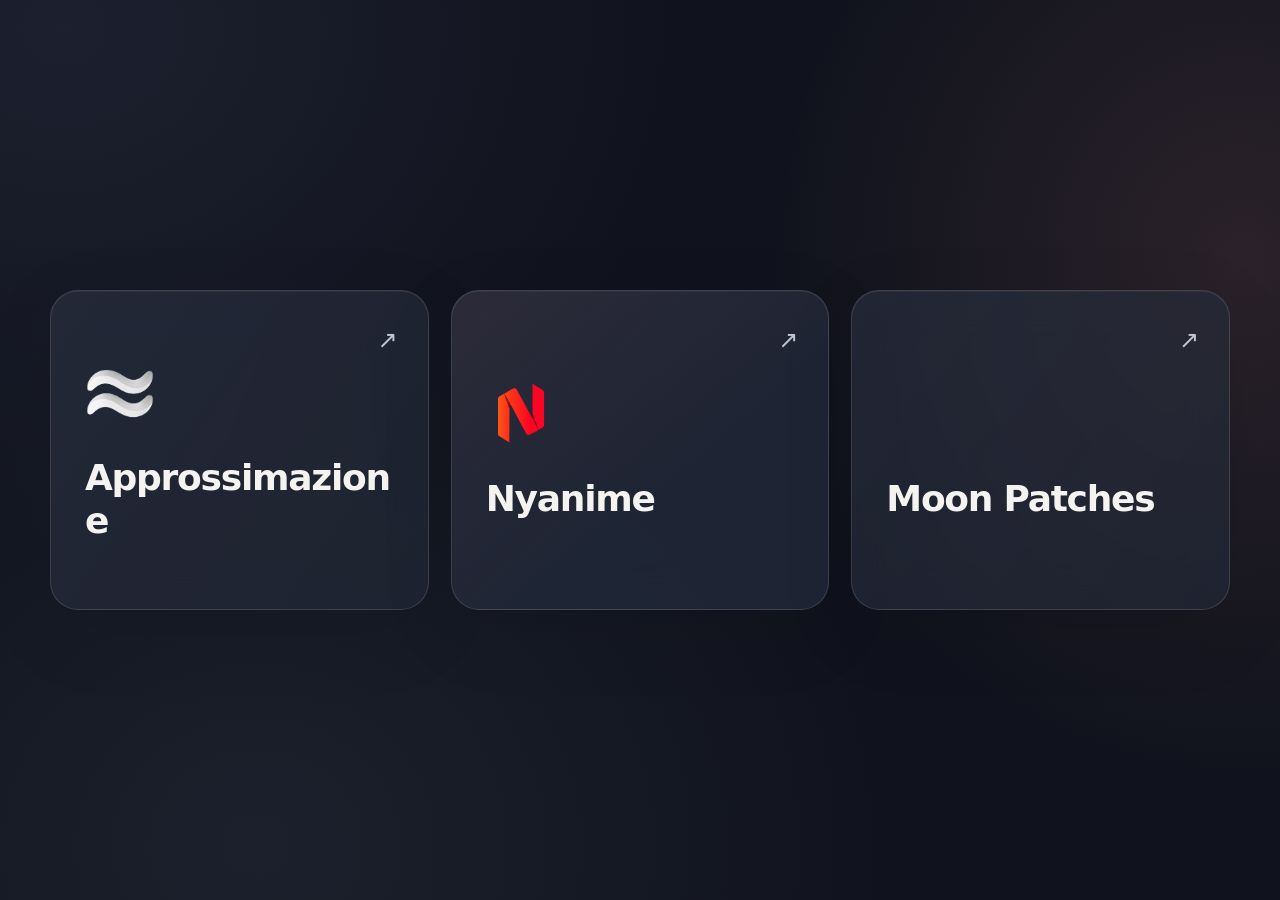
<file: index.html>
<!doctype html>
<html lang="en">
<head>
<meta charset="utf-8"><meta name="viewport" content="width=device-width, initial-scale=1">
<meta name="description" content="Explore Approssimazione, Nyanime and Moon Patches, independent projects by Lorenzo Garrone.">
<meta name="theme-color" content="#10131d"><meta name="color-scheme" content="dark">
<meta name="referrer" content="strict-origin-when-cross-origin">
<meta http-equiv="Content-Security-Policy" content="default-src 'none'; style-src 'self'; img-src 'self'; base-uri 'none'; form-action 'none'">
<link rel="icon" href="/assets/monogram.svg" type="image/svg+xml">
<link rel="stylesheet" href="/assets/legal.css?v=projects-5"><title>Lorenzo Garrone · Projects</title>
<link rel="stylesheet" href="/assets/projects-motion.css?v=3">
</head>
<body class="project-index">
<main id="projects" class="project-landing" aria-label="Projects">
<div class="project-grid">
<a class="project-card glass approximation" href="/approssimazione/" aria-label="Open Approssimazione">
<span class="project-symbol approximation-symbol" aria-hidden="true"><img src="/assets/approssimazione-logo.png" width="70" height="70" alt=""></span><h1>Approssimazione</h1>
<span class="project-arrow" aria-hidden="true">↗</span>
</a>
<a class="project-card glass nyanime" href="https://owouwuiwi.github.io/" aria-label="Open Nyanime">
<img class="project-symbol" src="/assets/mark.svg" width="70" height="70" alt=""><h1>Nyanime</h1>
<span class="project-arrow" aria-hidden="true">↗</span>
</a>
<a class="project-card glass moon-patches" href="/moon-patches/" aria-label="Open Moon Patches">
<img class="project-symbol moon-symbol" src="/assets/moon-patches-logo.png" width="70" height="70" alt="" decoding="async" loading="lazy"><h1 id="moon-patches-title">Moon Patches</h1>
<span class="project-arrow" aria-hidden="true">↗</span>
</a>
</div>
</main></body></html>
</file>
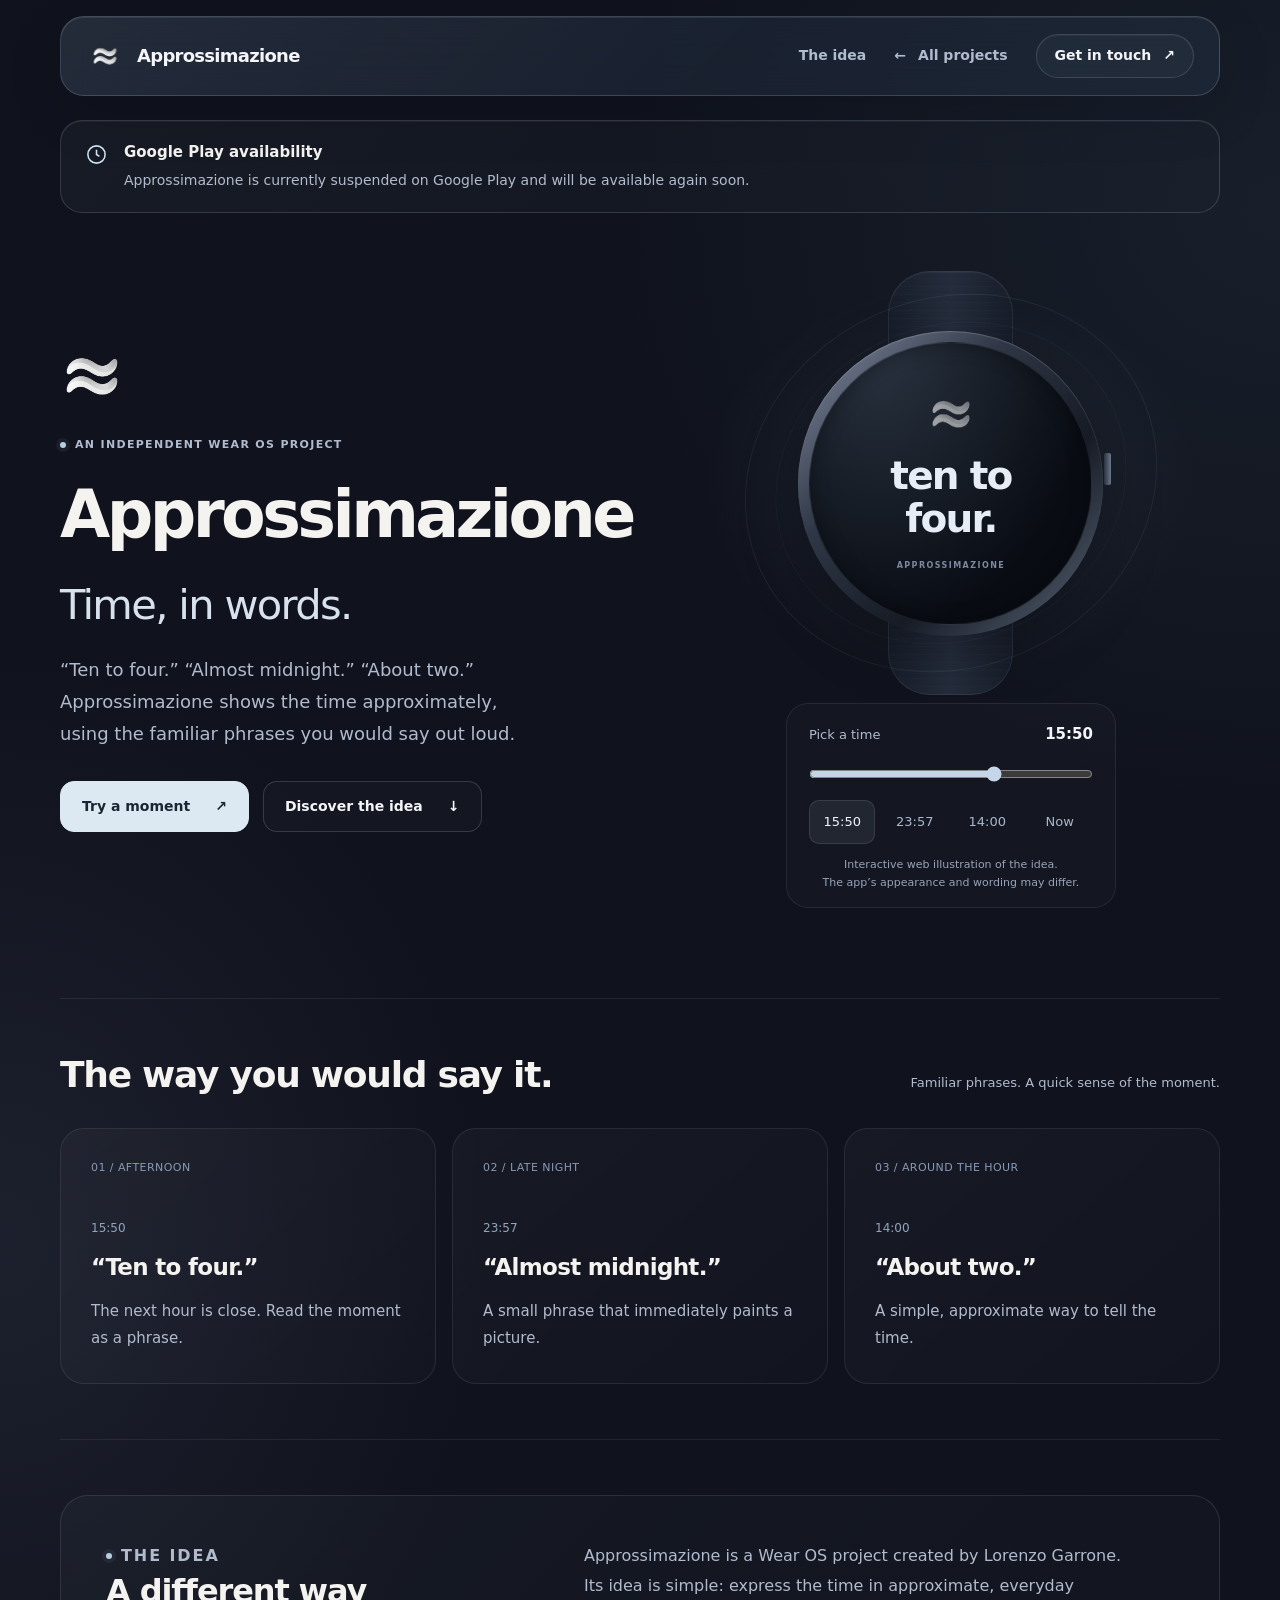
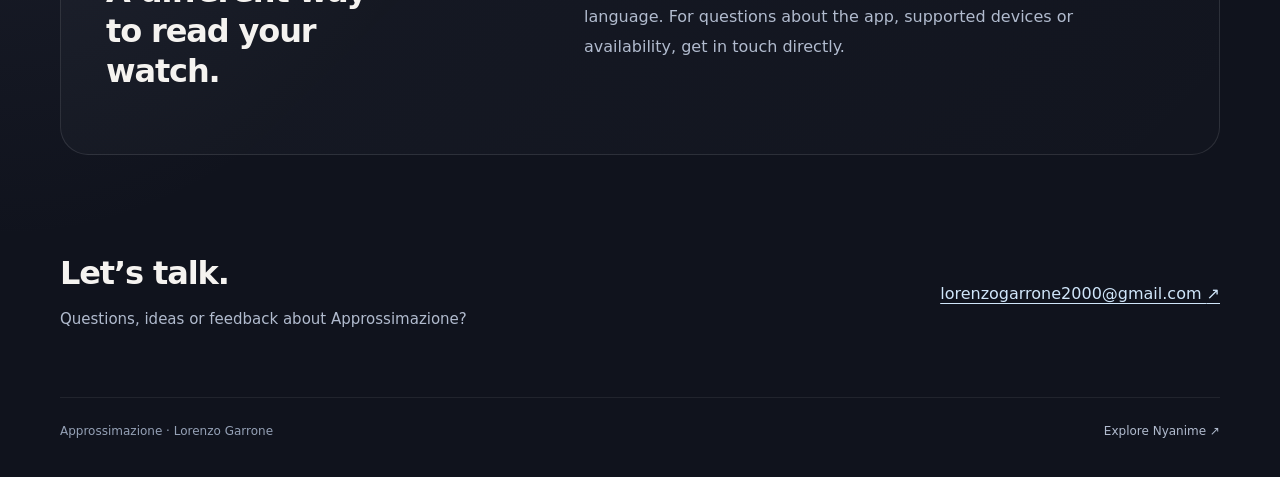
<file: approssimazione/index.html>
<!doctype html>
<html lang="en">
<head>
<meta charset="utf-8">
<meta name="viewport" content="width=device-width, initial-scale=1">
<meta name="description" content="Approssimazione tells the time in familiar, approximate words. An independent Wear OS project by Lorenzo Garrone.">
<meta name="theme-color" content="#10131d">
<meta name="color-scheme" content="dark">
<meta name="referrer" content="strict-origin-when-cross-origin">
<meta http-equiv="Content-Security-Policy" content="default-src 'none'; script-src 'self'; style-src 'self'; img-src 'self'; base-uri 'none'; form-action 'none'">
<meta property="og:type" content="website">
<meta property="og:title" content="Approssimazione · Time, in words.">
<meta property="og:description" content="Ten to four. Almost midnight. About two. A more natural way to read the time.">
<meta property="og:url" content="https://noire342.github.io/approssimazione/">
<link rel="canonical" href="https://noire342.github.io/approssimazione/">
<link rel="icon" href="/assets/approssimazione-logo.png" type="image/png">
<link rel="stylesheet" href="/assets/legal.css?v=projects-4">
<link rel="stylesheet" href="/assets/approssimazione.css?v=3">
<script src="/assets/approssimazione.js?v=1" defer></script>
<title>Approssimazione · Time, in words.</title>
</head>
<body class="approximation-page">
<a class="skip-link" href="#main">Skip to content</a>
<div class="app-shell">
  <header class="app-nav">
    <a class="app-nav-brand" href="/approssimazione/" aria-label="Approssimazione, Home"><img src="/assets/approssimazione-logo.png" width="38" height="38" alt=""><span>Approssimazione</span></a>
    <nav aria-label="Main navigation">
      <a class="app-nav-idea" href="#about">The idea</a>
      <a class="back-link" href="/" aria-label="Back to all projects" title="All projects"><span aria-hidden="true">←</span><span class="app-nav-label">All projects</span></a>
      <a class="app-nav-contact" href="mailto:lorenzogarrone2000@gmail.com?subject=Approssimazione" aria-label="Get in touch" title="Get in touch"><span class="app-nav-label">Get in touch</span><span class="app-nav-arrow" aria-hidden="true">↗</span><svg class="app-nav-mail" viewBox="0 0 24 24" fill="none" stroke="currentColor" stroke-width="1.6" aria-hidden="true"><rect x="3" y="5" width="18" height="14" rx="3"/><path d="m4 7 8 6 8-6"/></svg></a>
    </nav>
  </header>
  <main id="main">
    <aside class="app-availability" aria-labelledby="availability-title">
      <svg viewBox="0 0 24 24" fill="none" stroke="currentColor" stroke-width="1.6" aria-hidden="true"><circle cx="12" cy="12" r="9"/><path d="M12 7v5l3 2"/></svg>
      <div><h2 id="availability-title">Google Play availability</h2><p>Approssimazione is currently suspended on Google Play and will be available again soon.</p></div>
    </aside>
    <section class="app-hero" aria-labelledby="project-title">
      <div class="app-hero-copy t-stagger">
        <img class="app-brand" src="/assets/approssimazione-logo.png" width="80" height="80" alt="">
        <p class="app-kicker">An independent Wear OS project</p>
        <h1 id="project-title" data-reveal>Approssimazione</h1>
        <p class="app-headline" data-reveal>Time, in words.</p>
        <p class="app-description">“Ten to four.” “Almost midnight.” “About two.” Approssimazione shows the time approximately, using the familiar phrases you would say out loud.</p>
        <div class="app-actions">
          <a class="button app-primary" href="#try-it">Try a moment <span aria-hidden="true">↗</span></a>
          <a class="button" href="#about">Discover the idea <span aria-hidden="true">↓</span></a>
        </div>
      </div>
      <div class="app-preview" id="try-it" aria-label="Interactive example of approximate time">
        <div class="app-watch-art">
          <div class="app-orbit" aria-hidden="true"></div>
          <div class="watch-strap" aria-hidden="true"></div>
          <div class="watch-face">
            <div class="watch-display">
              <img src="/assets/approssimazione-logo.png" width="42" height="42" alt="">
              <p id="approximate-time" class="watch-phrase" aria-live="polite" aria-atomic="true">ten to four.</p>
              <span class="watch-caption">APPROSSIMAZIONE</span>
            </div>
          </div>
        </div>
        <div class="app-demo-controls">
          <div class="demo-heading"><label for="demo-time">Pick a time</label><output id="demo-exact" for="demo-time">15:50</output></div>
          <input id="demo-time" type="range" min="0" max="1439" step="1" value="950" aria-valuetext="15:50 — ten to four">
          <div class="demo-presets" aria-label="Example moments">
            <button type="button" data-minute="950" aria-pressed="true">15:50</button>
            <button type="button" data-minute="1437" aria-pressed="false">23:57</button>
            <button type="button" data-minute="840" aria-pressed="false">14:00</button>
            <button id="demo-now" type="button">Now</button>
          </div>
          <p class="demo-note">Interactive web illustration of the idea.<br>The app’s appearance and wording may differ.</p>
        </div>
      </div>
    </section>
    <section class="app-section" id="about" aria-labelledby="about-title">
      <div class="app-section-heading">
        <h2 id="about-title">The way you would say it.</h2>
        <p>Familiar phrases. A quick sense of the moment.</p>
      </div>
      <div class="app-feature-grid">
        <article class="app-feature"><span class="app-feature-index">01 / AFTERNOON</span><p class="example-time">15:50</p><h3>“Ten to four.”</h3><p>The next hour is close. Read the moment as a phrase.</p></article>
        <article class="app-feature"><span class="app-feature-index">02 / LATE NIGHT</span><p class="example-time">23:57</p><h3>“Almost midnight.”</h3><p>A small phrase that immediately paints a picture.</p></article>
        <article class="app-feature"><span class="app-feature-index">03 / AROUND THE HOUR</span><p class="example-time">14:00</p><h3>“About two.”</h3><p>A simple, approximate way to tell the time.</p></article>
      </div>
    </section>
    <section class="app-section" aria-labelledby="project-about-title">
      <div class="app-detail-panel">
        <div><p class="app-kicker">The idea</p><h2 id="project-about-title">A different way<br>to read your watch.</h2></div>
        <p>Approssimazione is a Wear OS project created by Lorenzo Garrone. Its idea is simple: express the time in approximate, everyday language. For questions about the app, supported devices or availability, get in touch directly.</p>
      </div>
    </section>
    <section class="app-contact" aria-labelledby="contact-title">
      <div><h2 id="contact-title">Let’s talk.</h2><p>Questions, ideas or feedback about Approssimazione?</p></div>
      <a href="mailto:lorenzogarrone2000@gmail.com?subject=Approssimazione">lorenzogarrone2000@gmail.com <span aria-hidden="true">↗</span></a>
    </section>
  </main>
  <footer class="app-footer"><span>Approssimazione · Lorenzo Garrone</span><a href="/nyanime/">Explore Nyanime <span aria-hidden="true">↗</span></a></footer>
</div>
</body>
</html>
</file>
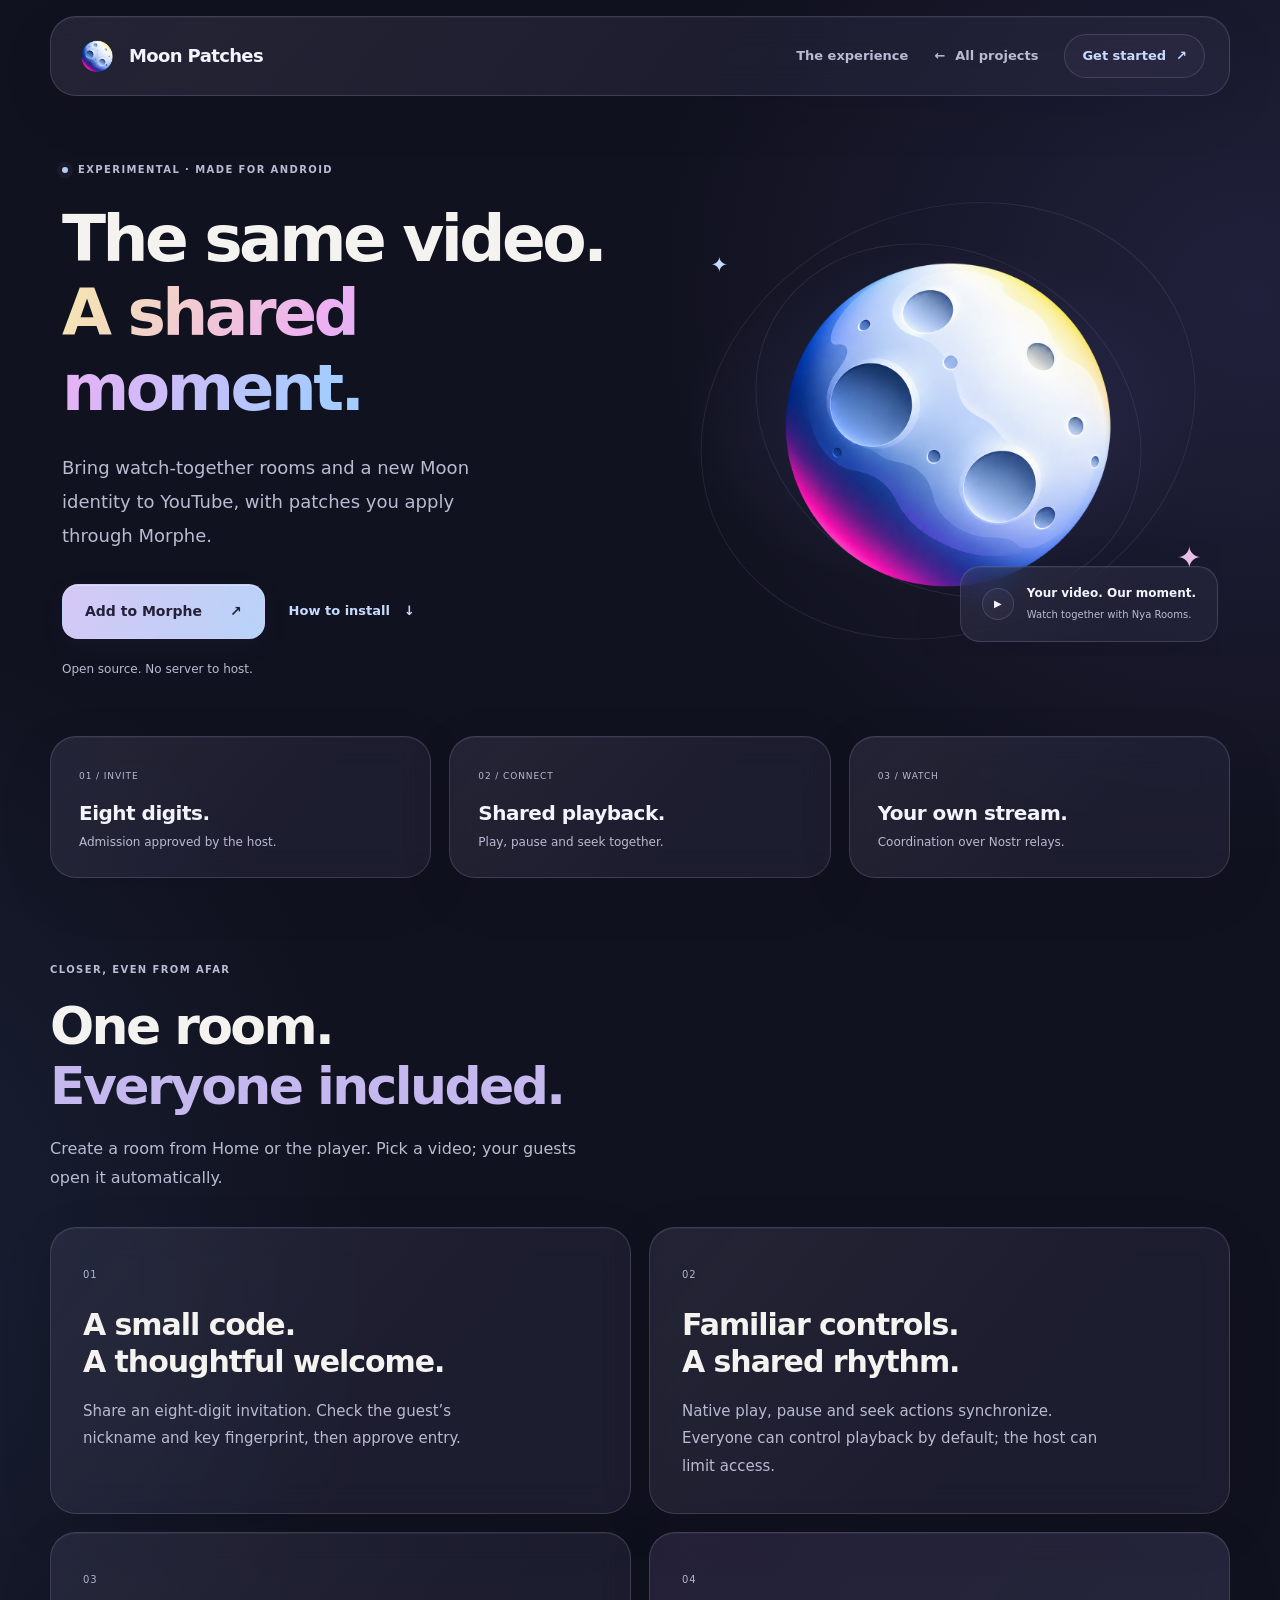
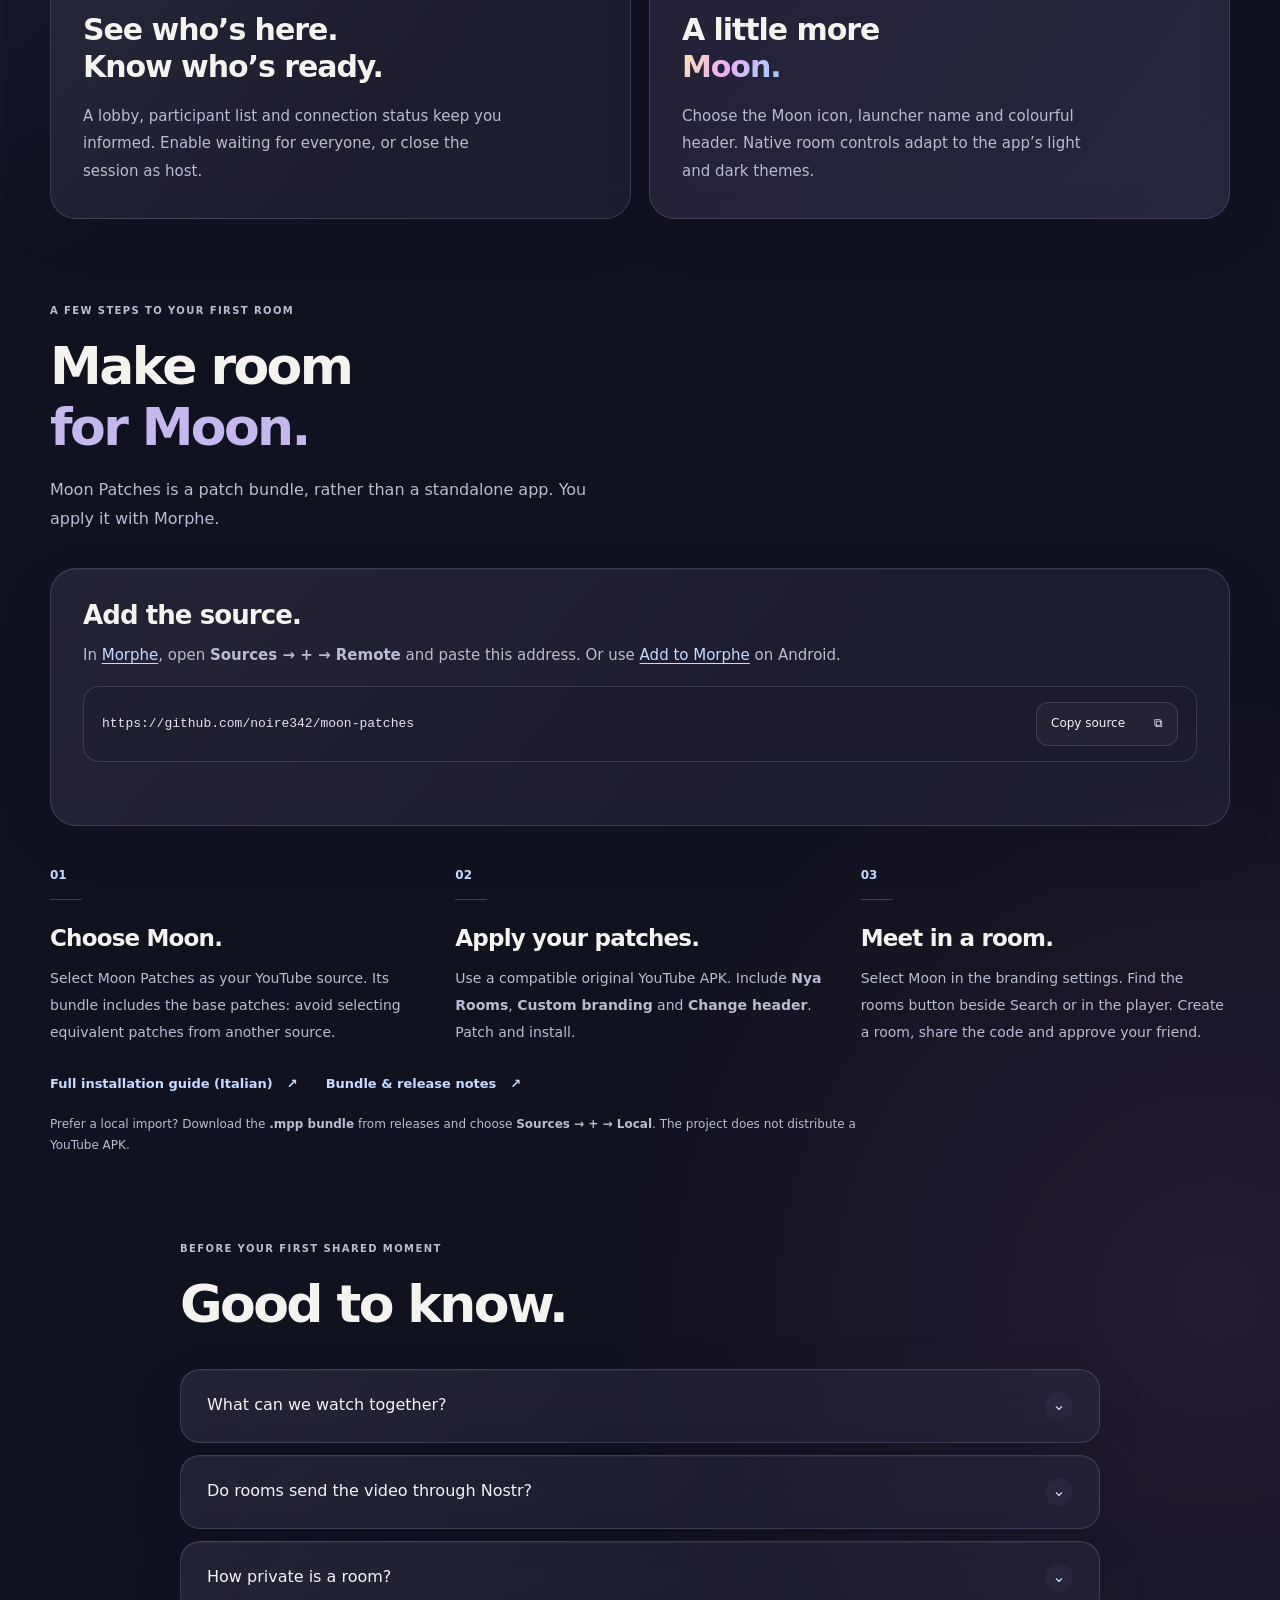
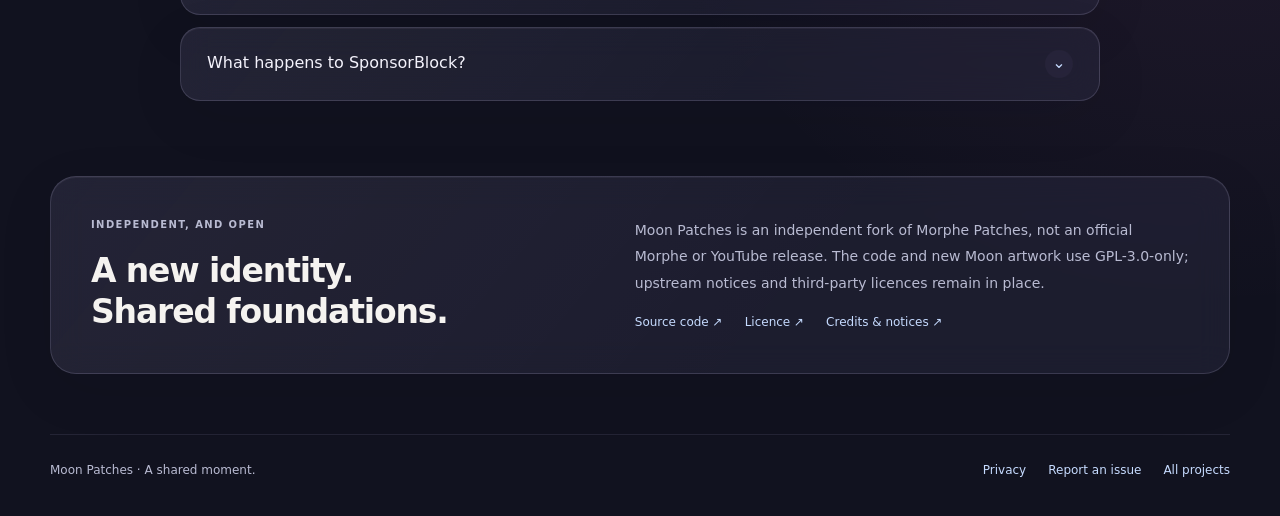
<file: moon-patches/index.html>
<!doctype html>
<html lang="en">
<head>
  <meta charset="utf-8">
  <meta name="viewport" content="width=device-width, initial-scale=1">
  <meta name="description" content="Moon Patches brings experimental watch-together rooms and a new Moon identity to YouTube through Morphe. Discover the features and installation guide.">
  <meta name="theme-color" content="#11121f">
  <meta name="color-scheme" content="dark">
  <meta name="referrer" content="strict-origin-when-cross-origin">
  <meta http-equiv="Content-Security-Policy" content="default-src 'none'; script-src 'self'; style-src 'self'; img-src 'self'; base-uri 'none'; form-action 'none'">
  <meta property="og:type" content="website">
  <meta property="og:title" content="Moon Patches · A shared moment.">
  <meta property="og:description" content="The same video. A shared moment. Watch together with Nostr rooms and make YouTube feel like Moon.">
  <meta property="og:url" content="https://noire342.github.io/moon-patches/">
  <meta property="og:image" content="https://noire342.github.io/assets/moon-patches-logo.png">
  <link rel="canonical" href="https://noire342.github.io/moon-patches/">
  <link rel="icon" href="/assets/moon-patches-logo.png" type="image/png">
  <link rel="stylesheet" href="/assets/legal.css?v=projects-5">
  <link rel="stylesheet" href="/assets/moon-patches.css?v=1">
  <script src="/assets/moon-patches.js?v=1" defer></script>
  <title>Moon Patches · A shared moment.</title>
</head>
<body class="moon-page">
  <a class="skip-link" href="#main">Skip to content</a>
  <div class="moon-shell">
    <header class="moon-nav moon-glass">
      <a class="moon-brand" href="/moon-patches/" aria-label="Moon Patches, Home"><img src="/assets/moon-patches-logo.png" width="44" height="44" alt=""><span>Moon Patches</span></a>
      <nav aria-label="Main navigation">
        <a class="moon-nav-features" href="#rooms">The experience</a>
        <a class="moon-back" href="/" aria-label="Back to all projects"><span aria-hidden="true">←</span><span class="moon-nav-label">All projects</span></a>
        <a class="moon-nav-install" href="#install">Get started <span aria-hidden="true">↗</span></a>
      </nav>
    </header>
    <main id="main">
      <section class="moon-hero" aria-labelledby="moon-title">
        <div class="moon-hero-copy">
          <p class="moon-kicker" data-reveal><span class="moon-dot" aria-hidden="true"></span> Experimental · Made for Android</p>
          <h1 id="moon-title" data-reveal>The same video.<br><em>A shared moment.</em></h1>
          <p class="moon-lead" data-reveal>Bring watch-together rooms and a new Moon identity to YouTube, with patches you apply through Morphe.</p>
          <div class="moon-actions" data-reveal>
            <a class="moon-button moon-primary" href="https://morphe.software/add-source?github=noire342%2Fmoon-patches&amp;name=Moon+Patches">Add to Morphe <span aria-hidden="true">↗</span></a>
            <a class="moon-text-link" href="#install">How to install <span aria-hidden="true">↓</span></a>
          </div>
          <p class="moon-micro" data-reveal>Open source. No server to host.</p>
        </div>
        <div class="moon-hero-art" aria-hidden="true" data-reveal>
          <div class="moon-orbit orbit-outer"></div><div class="moon-orbit orbit-inner"></div>
          <span class="moon-star star-first">✦</span><span class="moon-star star-second">✦</span>
          <img class="moon-hero-logo" src="/assets/moon-patches-logo.png" width="460" height="460" alt="" fetchpriority="high" decoding="async">
          <div class="moon-art-caption moon-glass"><span class="moon-caption-icon">▶</span><div>Your video. Our moment.<small>Watch together with Nya Rooms.</small></div></div>
        </div>
      </section>
      <div class="moon-highlights" aria-label="At a glance">
        <div class="moon-highlight moon-glass" data-reveal><span>01 / INVITE</span><p>Eight digits.<small>Admission approved by the host.</small></p></div>
        <div class="moon-highlight moon-glass" data-reveal><span>02 / CONNECT</span><p>Shared playback.<small>Play, pause and seek together.</small></p></div>
        <div class="moon-highlight moon-glass" data-reveal><span>03 / WATCH</span><p>Your own stream.<small>Coordination over Nostr relays.</small></p></div>
      </div>

      <section class="moon-section" id="rooms" aria-labelledby="experience-title">
        <div class="moon-section-heading" data-reveal><p class="moon-kicker">Closer, even from afar</p><h2 id="experience-title">One room.<br><em>Everyone included.</em></h2><p>Create a room from Home or the player. Pick a video; your guests open it automatically.</p></div>
        <div class="moon-feature-grid">
          <article class="moon-feature moon-glass" data-reveal><span class="moon-feature-number">01</span><h3>A small code.<br>A thoughtful welcome.</h3><p>Share an eight-digit invitation. Check the guest’s nickname and key fingerprint, then approve entry.</p></article>
          <article class="moon-feature moon-glass" data-reveal><span class="moon-feature-number">02</span><h3>Familiar controls.<br>A shared rhythm.</h3><p>Native play, pause and seek actions synchronize. Everyone can control playback by default; the host can limit access.</p></article>
          <article class="moon-feature moon-glass" data-reveal><span class="moon-feature-number">03</span><h3>See who’s here.<br>Know who’s ready.</h3><p>A lobby, participant list and connection status keep you informed. Enable waiting for everyone, or close the session as host.</p></article>
          <article class="moon-feature moon-glass moon-look" data-reveal><span class="moon-feature-number">04</span><h3>A little more<br><span class="moon-gradient">Moon.</span></h3><p>Choose the Moon icon, launcher name and colourful header. Native room controls adapt to the app’s light and dark themes.</p></article>
        </div>
      </section>

      <section class="moon-section" id="install" aria-labelledby="install-title">
        <div class="moon-section-heading" data-reveal><p class="moon-kicker">A few steps to your first room</p><h2 id="install-title">Make room<br><em>for Moon.</em></h2><p>Moon Patches is a patch bundle, rather than a standalone app. You apply it with Morphe.</p></div>
        <div class="moon-source-panel moon-glass" data-reveal>
          <div><h3>Add the source.</h3><p>In <a href="https://morphe.software/">Morphe</a>, open <strong>Sources → + → Remote</strong> and paste this address. Or use <a href="https://morphe.software/add-source?github=noire342%2Fmoon-patches&amp;name=Moon+Patches">Add to Morphe</a> on Android.</p></div>
          <div class="moon-source-control"><div class="moon-source-line"><code id="moon-source-url">https://github.com/noire342/moon-patches</code><button class="moon-copy" type="button" data-copy-source hidden>Copy source <span aria-hidden="true">⧉</span></button></div><p class="moon-copy-status" data-copy-status role="status" aria-live="polite"></p></div>
        </div>
        <ol class="moon-steps">
          <li class="moon-step" data-reveal><span class="moon-step-index" aria-hidden="true">01</span><h3>Choose Moon.</h3><p>Select Moon Patches as your YouTube source. Its bundle includes the base patches: avoid selecting equivalent patches from another source.</p></li>
          <li class="moon-step" data-reveal><span class="moon-step-index" aria-hidden="true">02</span><h3>Apply your patches.</h3><p>Use a compatible original YouTube APK. Include <strong>Nya Rooms</strong>, <strong>Custom branding</strong> and <strong>Change header</strong>. Patch and install.</p></li>
          <li class="moon-step" data-reveal><span class="moon-step-index" aria-hidden="true">03</span><h3>Meet in a room.</h3><p>Select Moon in the branding settings. Find the rooms button beside Search or in the player. Create a room, share the code and approve your friend.</p></li>
        </ol>
        <div class="moon-install-links" data-reveal><a class="moon-text-link" href="https://github.com/noire342/moon-patches/blob/main/docs/installation-it.md">Full installation guide (Italian) <span aria-hidden="true">↗</span></a><a class="moon-text-link" href="https://github.com/noire342/moon-patches/releases/latest">Bundle &amp; release notes <span aria-hidden="true">↗</span></a></div>
        <p class="moon-install-note">Prefer a local import? Download the <strong>.mpp bundle</strong> from releases and choose <strong>Sources → + → Local</strong>. The project does not distribute a YouTube APK.</p>
      </section>

      <section class="moon-section moon-faq" aria-labelledby="questions-title">
        <div class="moon-section-heading" data-reveal><p class="moon-kicker">Before your first shared moment</p><h2 id="questions-title">Good to know.</h2></div>
        <details class="moon-glass" data-reveal><summary>What can we watch together?<span class="moon-faq-icon" aria-hidden="true">⌄</span></summary><div class="moon-answer"><p>Rooms support regular YouTube videos, with up to eight participants and six-hour sessions. Shorts, live streams and casting are outside the supported room modes. Chat, playlist sync, host transfer and Nyanime room interoperability are not available yet.</p><p>The integration is experimental. Check the <a href="https://github.com/noire342/moon-patches/blob/main/docs/validation.md">validation record</a> for tested versions and remaining coverage.</p></div></details>
        <details class="moon-glass" data-reveal><summary>Do rooms send the video through Nostr?<span class="moon-faq-icon" aria-hidden="true">⌄</span></summary><div class="moon-answer"><p>No. Each device plays its own YouTube stream. Nostr relays carry encrypted room coordination, rather than video; network conditions and buffering can differ.</p></div></details>
        <details class="moon-glass" data-reveal><summary>How private is a room?<span class="moon-faq-icon" aria-hidden="true">⌄</span></summary><div class="moon-answer"><p>Session identities and keys are temporary. Approved members can read room messages; public relays can observe connection metadata, including IP addresses. Host approval and fingerprint checks help establish trust. This is not an anonymous or confidential chat service.</p><p>Moon adds no analytics or account backend. Read the <a href="https://github.com/noire342/moon-patches/blob/main/PRIVACY.md">privacy details</a> for retention and optional services.</p></div></details>
        <details class="moon-glass" data-reveal><summary>What happens to SponsorBlock?<span class="moon-faq-icon" aria-hidden="true">⌄</span></summary><div class="moon-answer"><p>SponsorBlock is suspended during room creation, joining, reconnecting and participation to keep shared playback coordinated. Your settings are retained.</p></div></details>
      </section>

      <section class="moon-foundations moon-glass" aria-labelledby="foundations-title" data-reveal>
        <div><p class="moon-kicker">Independent, and open</p><h2 id="foundations-title">A new identity.<br>Shared foundations.</h2></div>
        <div><p>Moon Patches is an independent fork of Morphe Patches, not an official Morphe or YouTube release. The code and new Moon artwork use GPL-3.0-only; upstream notices and third-party licences remain in place.</p><div class="moon-foundation-links"><a href="https://github.com/noire342/moon-patches">Source code ↗</a><a href="https://github.com/noire342/moon-patches/blob/main/LICENSE">Licence ↗</a><a href="https://github.com/noire342/moon-patches/blob/main/THIRD_PARTY_NOTICES.md">Credits &amp; notices ↗</a></div></div>
      </section>
    </main>
    <footer class="moon-footer"><span>Moon Patches · A shared moment.</span><nav aria-label="Project links"><a href="https://github.com/noire342/moon-patches/blob/main/PRIVACY.md">Privacy</a><a href="https://github.com/noire342/moon-patches/issues">Report an issue</a><a href="/">All projects</a></nav></footer>
  </div>
</body>
</html>
</file>
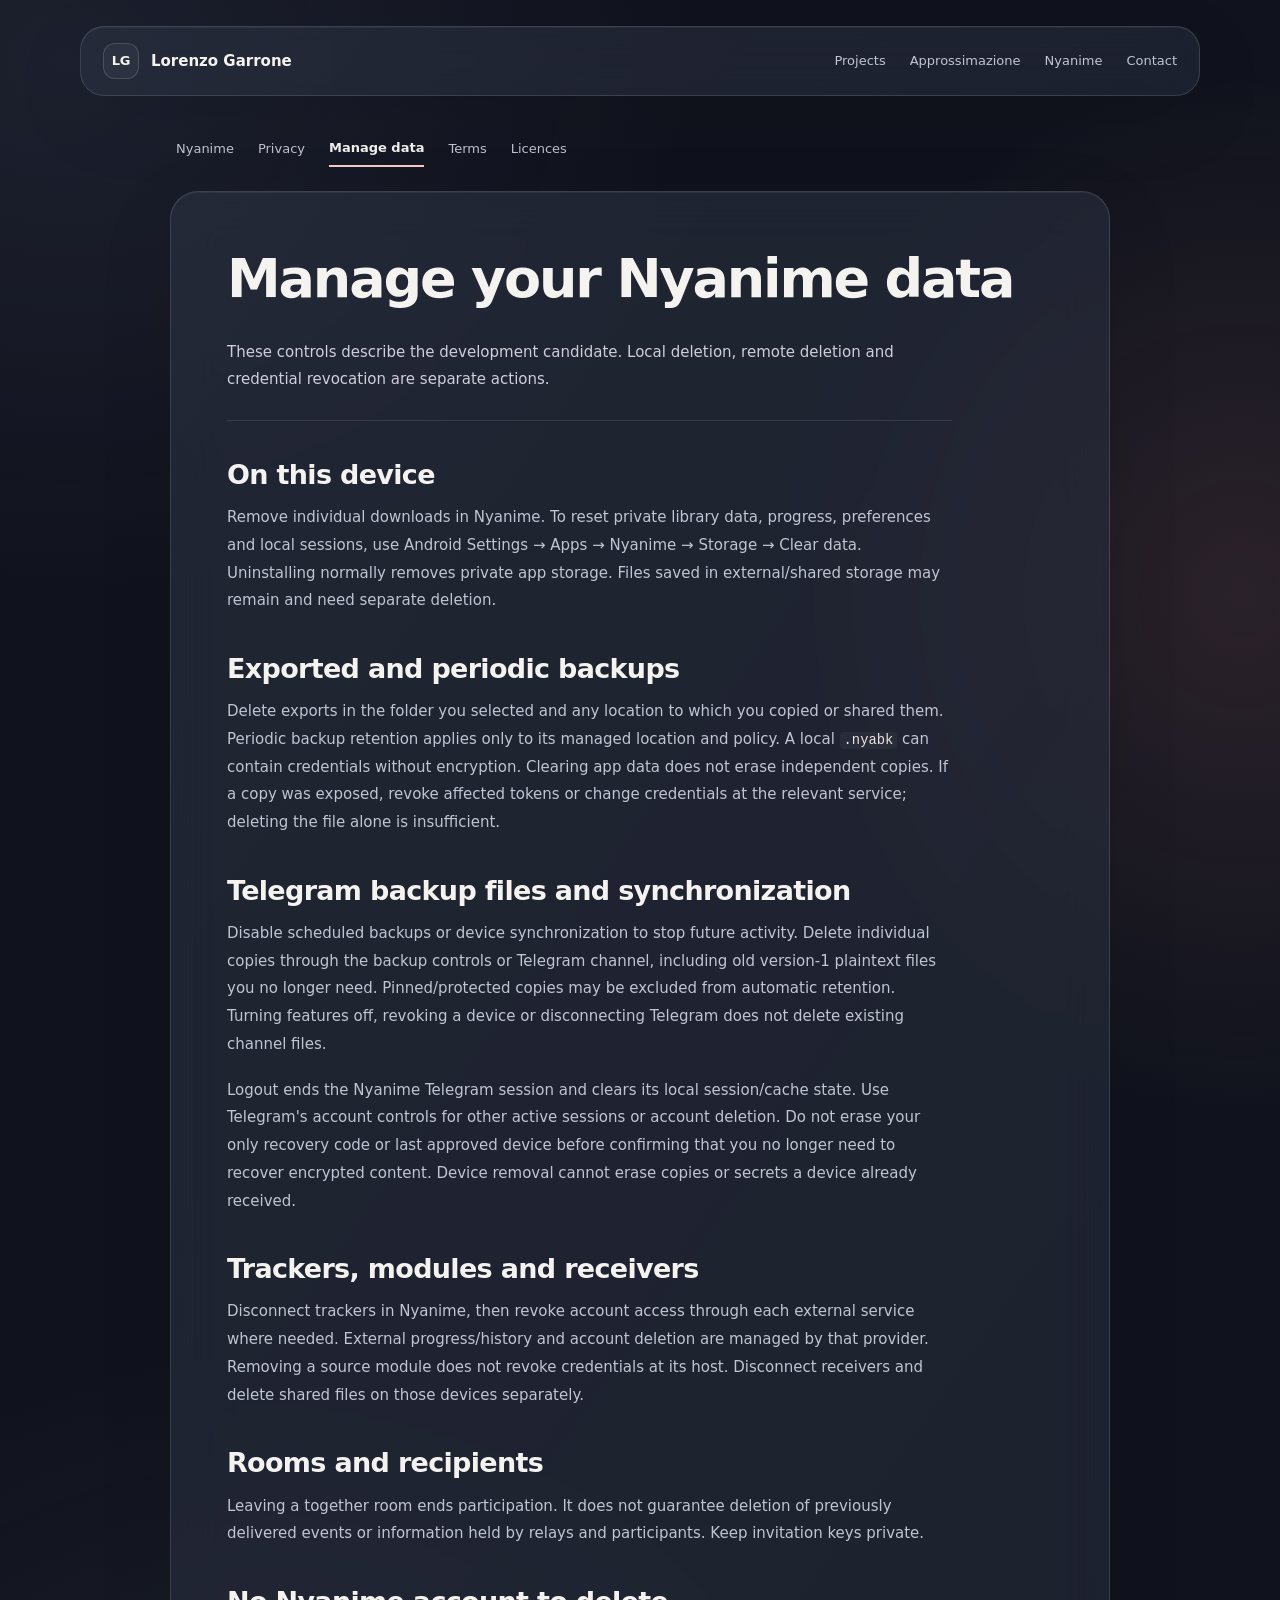
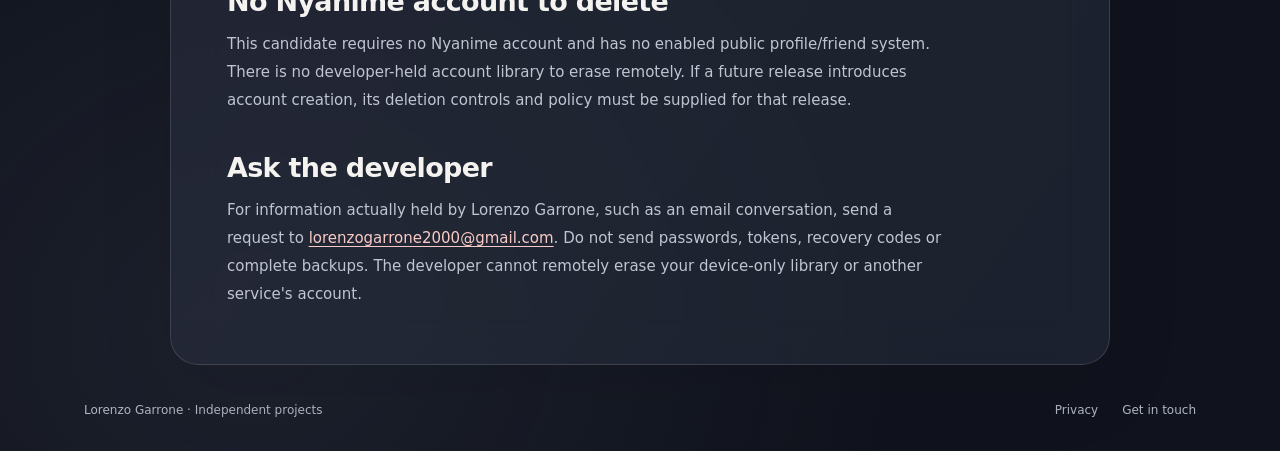
<file: nyanime/data/index.html>
<!doctype html>
<html lang="en">
<head>
<meta charset="utf-8"><meta name="viewport" content="width=device-width, initial-scale=1">
<meta name="description" content="Local deletion, exported backups, Telegram copies and account controls.">
<meta name="theme-color" content="#10131d"><meta name="color-scheme" content="dark">
<meta name="referrer" content="strict-origin-when-cross-origin">
<meta http-equiv="Content-Security-Policy" content="default-src 'none'; style-src 'self'; img-src 'self'; base-uri 'none'; form-action 'none'">
<link rel="icon" href="/assets/monogram.svg" type="image/svg+xml">
<link rel="stylesheet" href="/assets/legal.css?v=projects-4"><title>Manage Nyanime data</title>
</head>
<body><a class="skip-link" href="#main">Skip to content</a>
<div class="shell">
<header class="site-header glass"><a class="identity" href="/"><span class="monogram" aria-hidden="true">LG</span><span>Lorenzo Garrone</span></a>
<nav aria-label="Main navigation"><a href="/#projects">Projects</a><a href="/approssimazione/">Approssimazione</a><a href="/nyanime/">Nyanime</a><a href="mailto:lorenzogarrone2000@gmail.com">Contact</a></nav></header>
<main id="main" class="legal-main"><nav class="legal-nav" aria-label="Nyanime information"><a href="/nyanime/">Nyanime</a><a href="/nyanime/privacy/">Privacy</a><a href="/nyanime/data/" aria-current="page">Manage data</a><a href="/nyanime/terms/">Terms</a><a href="/nyanime/licenses/">Licences</a></nav><article class="glass document"><h1>Manage your Nyanime data</h1>
<p>These controls describe the development candidate. Local deletion, remote deletion and credential revocation are separate actions.</p>
<h2>On this device</h2>
<p>Remove individual downloads in Nyanime. To reset private library data, progress, preferences and local sessions, use Android Settings → Apps → Nyanime → Storage → Clear data. Uninstalling normally removes private app storage. Files saved in external/shared storage may remain and need separate deletion.</p>
<h2>Exported and periodic backups</h2>
<p>Delete exports in the folder you selected and any location to which you copied or shared them. Periodic backup retention applies only to its managed location and policy. A local <code>.nyabk</code> can contain credentials without encryption. Clearing app data does not erase independent copies. If a copy was exposed, revoke affected tokens or change credentials at the relevant service; deleting the file alone is insufficient.</p>
<h2>Telegram backup files and synchronization</h2>
<p>Disable scheduled backups or device synchronization to stop future activity. Delete individual copies through the backup controls or Telegram channel, including old version-1 plaintext files you no longer need. Pinned/protected copies may be excluded from automatic retention. Turning features off, revoking a device or disconnecting Telegram does not delete existing channel files.</p>
<p>Logout ends the Nyanime Telegram session and clears its local session/cache state. Use Telegram&#x27;s account controls for other active sessions or account deletion. Do not erase your only recovery code or last approved device before confirming that you no longer need to recover encrypted content. Device removal cannot erase copies or secrets a device already received.</p>
<h2>Trackers, modules and receivers</h2>
<p>Disconnect trackers in Nyanime, then revoke account access through each external service where needed. External progress/history and account deletion are managed by that provider. Removing a source module does not revoke credentials at its host. Disconnect receivers and delete shared files on those devices separately.</p>
<h2>Rooms and recipients</h2>
<p>Leaving a together room ends participation. It does not guarantee deletion of previously delivered events or information held by relays and participants. Keep invitation keys private.</p>
<h2>No Nyanime account to delete</h2>
<p>This candidate requires no Nyanime account and has no enabled public profile/friend system. There is no developer-held account library to erase remotely. If a future release introduces account creation, its deletion controls and policy must be supplied for that release.</p>
<h2>Ask the developer</h2>
<p>For information actually held by Lorenzo Garrone, such as an email conversation, send a request to <a href="mailto:lorenzogarrone2000@gmail.com">lorenzogarrone2000@gmail.com</a>. Do not send passwords, tokens, recovery codes or complete backups. The developer cannot remotely erase your device-only library or another service&#x27;s account.</p></article></main>
<footer class="site-footer"><span>Lorenzo Garrone · Independent projects</span><div><a href="/nyanime/privacy/">Privacy</a><a href="mailto:lorenzogarrone2000@gmail.com">Get in touch</a></div></footer>
</div></body></html>
</file>
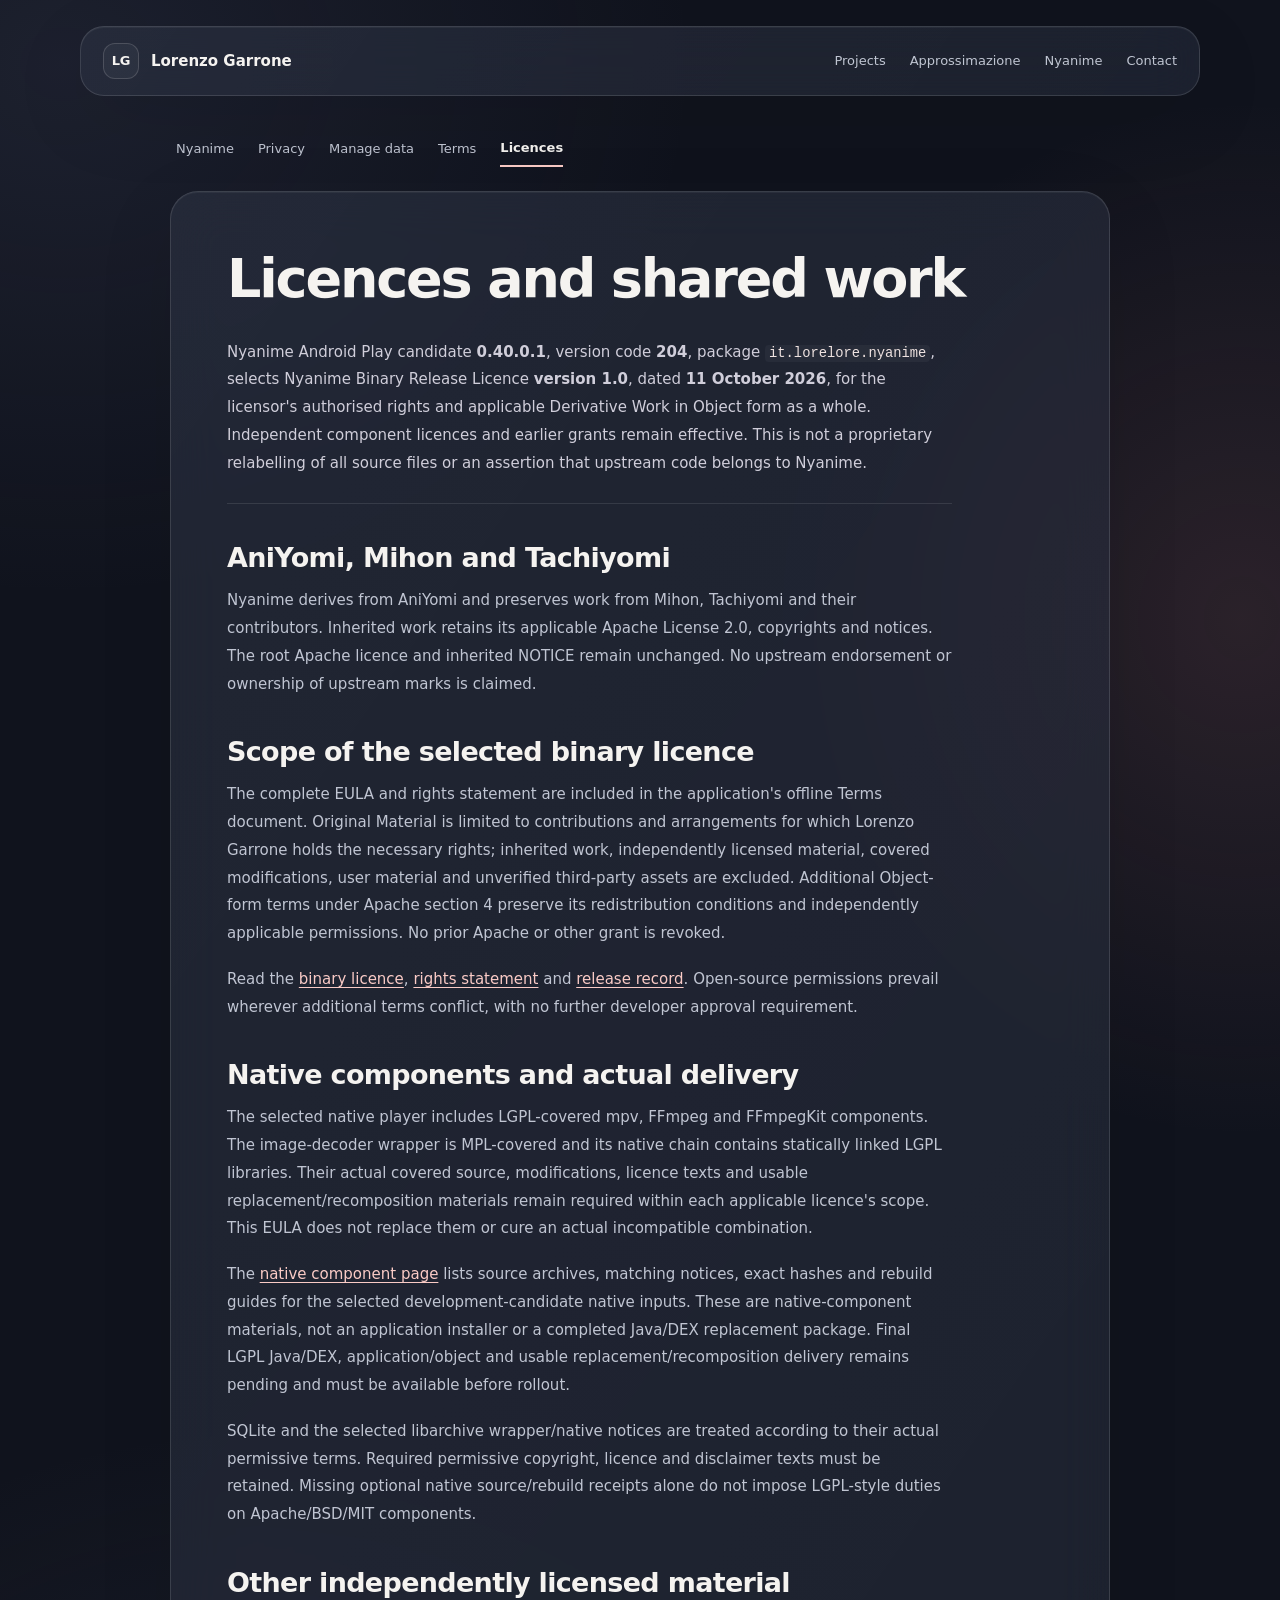
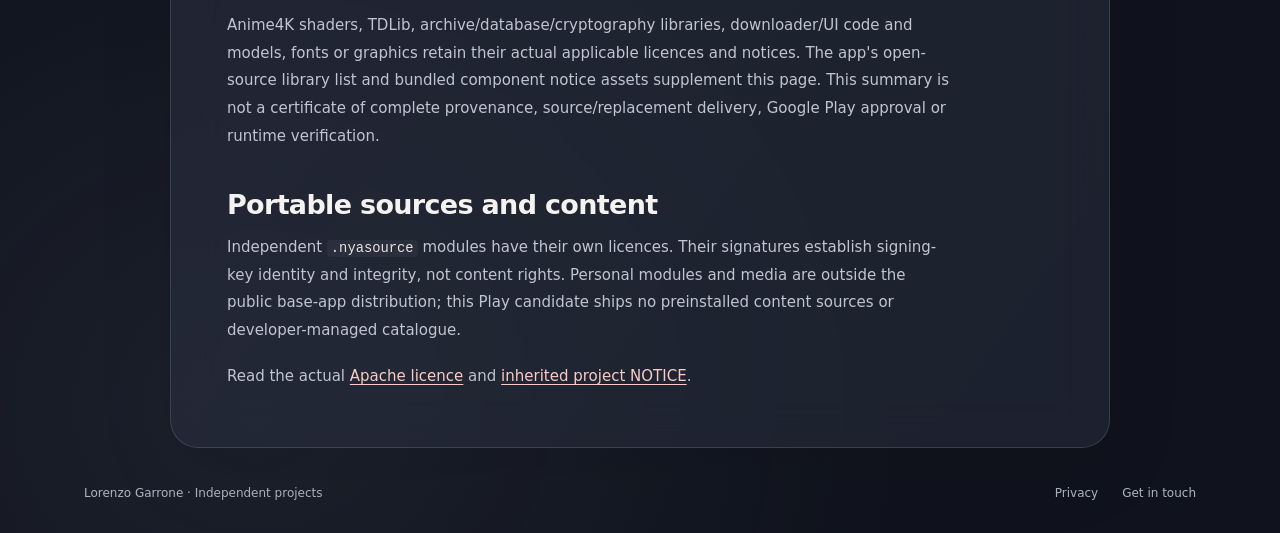
<file: nyanime/licenses/index.html>
<!doctype html>
<html lang="en">
<head>
<meta charset="utf-8"><meta name="viewport" content="width=device-width, initial-scale=1">
<meta name="description" content="Nyanime candidate 204 additional binary terms and preserved upstream licences, notices and source rights.">
<meta name="theme-color" content="#10131d"><meta name="color-scheme" content="dark">
<meta name="referrer" content="strict-origin-when-cross-origin">
<meta http-equiv="Content-Security-Policy" content="default-src 'none'; style-src 'self'; img-src 'self'; base-uri 'none'; form-action 'none'">
<link rel="icon" href="/assets/monogram.svg" type="image/svg+xml">
<link rel="stylesheet" href="/assets/legal.css?v=projects-4"><title>Nyanime licences and credits</title>
</head>
<body><a class="skip-link" href="#main">Skip to content</a>
<div class="shell">
<header class="site-header glass"><a class="identity" href="/"><span class="monogram" aria-hidden="true">LG</span><span>Lorenzo Garrone</span></a>
<nav aria-label="Main navigation"><a href="/#projects">Projects</a><a href="/approssimazione/">Approssimazione</a><a href="/nyanime/">Nyanime</a><a href="mailto:lorenzogarrone2000@gmail.com">Contact</a></nav></header>
<main id="main" class="legal-main"><nav class="legal-nav" aria-label="Nyanime information"><a href="/nyanime/">Nyanime</a><a href="/nyanime/privacy/">Privacy</a><a href="/nyanime/data/">Manage data</a><a href="/nyanime/terms/">Terms</a><a href="/nyanime/licenses/" aria-current="page">Licences</a></nav><article class="glass document"><h1>Licences and shared work</h1>
<p>Nyanime Android Play candidate <strong>0.40.0.1</strong>, version code <strong>204</strong>, package <code>it.lorelore.nyanime</code>, selects Nyanime Binary Release Licence <strong>version 1.0</strong>, dated <strong>11 October 2026</strong>, for the licensor&#x27;s authorised rights and applicable Derivative Work in Object form as a whole. Independent component licences and earlier grants remain effective. This is not a proprietary relabelling of all source files or an assertion that upstream code belongs to Nyanime.</p>
<h2>AniYomi, Mihon and Tachiyomi</h2>
<p>Nyanime derives from AniYomi and preserves work from Mihon, Tachiyomi and their contributors. Inherited work retains its applicable Apache License 2.0, copyrights and notices. The root Apache licence and inherited NOTICE remain unchanged. No upstream endorsement or ownership of upstream marks is claimed.</p>
<h2>Scope of the selected binary licence</h2>
<p>The complete EULA and rights statement are included in the application&#x27;s offline Terms document. Original Material is limited to contributions and arrangements for which Lorenzo Garrone holds the necessary rights; inherited work, independently licensed material, covered modifications, user material and unverified third-party assets are excluded. Additional Object-form terms under Apache section 4 preserve its redistribution conditions and independently applicable permissions. No prior Apache or other grant is revoked.</p>
<p>Read the <a href="/license-texts/LICENSE-NYANIME-204.txt">binary licence</a>, <a href="/license-texts/RIGHTS-STATEMENT-204.txt">rights statement</a> and <a href="/license-texts/LICENSE-ADOPTION-204.txt">release record</a>. Open-source permissions prevail wherever additional terms conflict, with no further developer approval requirement.</p>
<h2>Native components and actual delivery</h2>
<p>The selected native player includes LGPL-covered mpv, FFmpeg and FFmpegKit components. The image-decoder wrapper is MPL-covered and its native chain contains statically linked LGPL libraries. Their actual covered source, modifications, licence texts and usable replacement/recomposition materials remain required within each applicable licence&#x27;s scope. This EULA does not replace them or cure an actual incompatible combination.</p>
<p>The <a href="/nyanime/licenses/components/">native component page</a> lists source archives, matching notices, exact hashes and rebuild guides for the selected development-candidate native inputs. These are native-component materials, not an application installer or a completed Java/DEX replacement package. Final LGPL Java/DEX, application/object and usable replacement/recomposition delivery remains pending and must be available before rollout.</p>
<p>SQLite and the selected libarchive wrapper/native notices are treated according to their actual permissive terms. Required permissive copyright, licence and disclaimer texts must be retained. Missing optional native source/rebuild receipts alone do not impose LGPL-style duties on Apache/BSD/MIT components.</p>
<h2>Other independently licensed material</h2>
<p>Anime4K shaders, TDLib, archive/database/cryptography libraries, downloader/UI code and models, fonts or graphics retain their actual applicable licences and notices. The app&#x27;s open-source library list and bundled component notice assets supplement this page. This summary is not a certificate of complete provenance, source/replacement delivery, Google Play approval or runtime verification.</p>
<h2>Portable sources and content</h2>
<p>Independent <code>.nyasource</code> modules have their own licences. Their signatures establish signing-key identity and integrity, not content rights. Personal modules and media are outside the public base-app distribution; this Play candidate ships no preinstalled content sources or developer-managed catalogue.</p>
<p>Read the actual <a href="/license-texts/Apache-2.0.txt">Apache licence</a> and <a href="/license-texts/NOTICE.txt">inherited project NOTICE</a>.</p>
</article></main>
<footer class="site-footer"><span>Lorenzo Garrone · Independent projects</span><div><a href="/nyanime/privacy/">Privacy</a><a href="mailto:lorenzogarrone2000@gmail.com">Get in touch</a></div></footer>
</div></body></html>
</file>
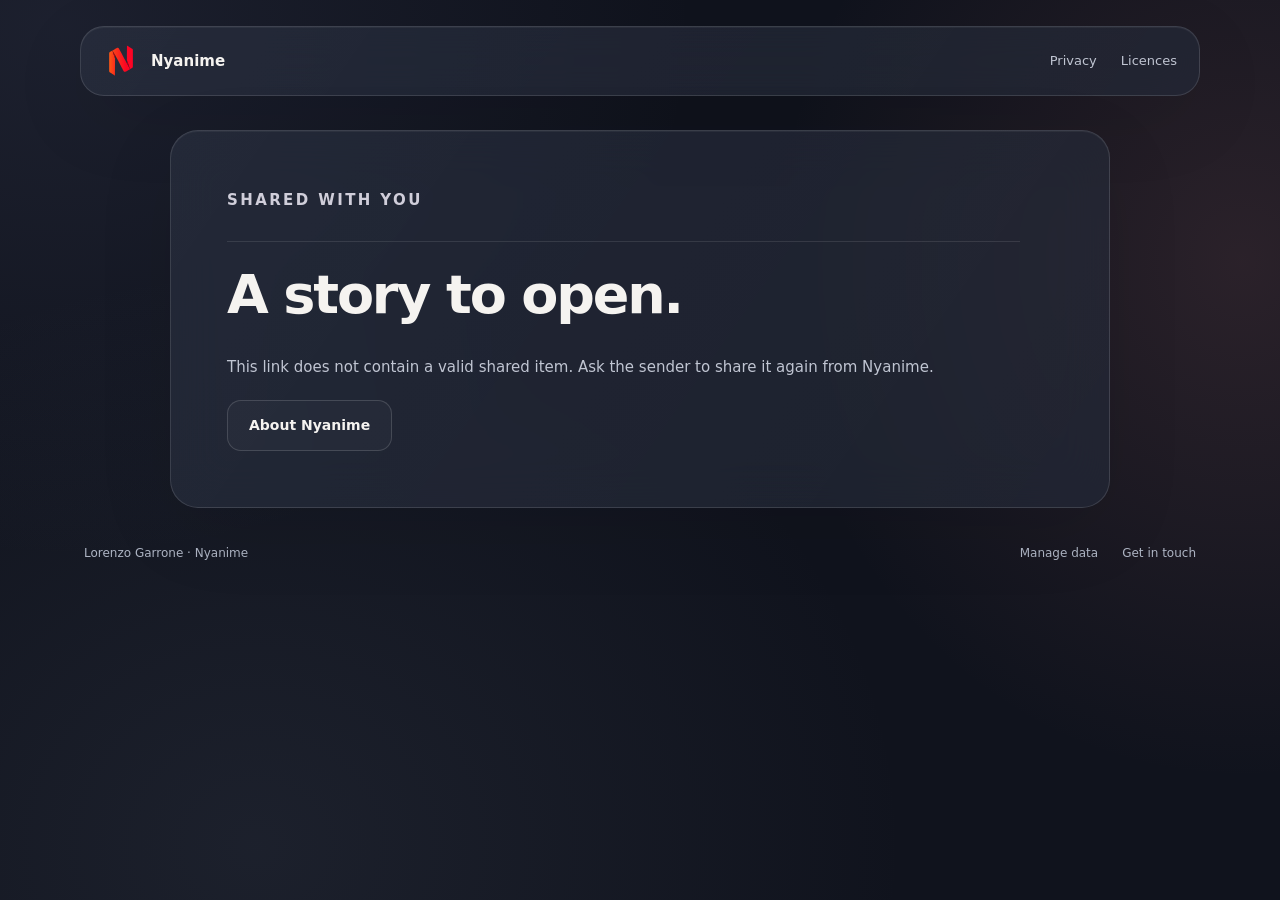
<file: nyanime/open/index.html>
<!doctype html>
<html lang="en">
<head>
<meta charset="utf-8"><meta name="viewport" content="width=device-width, initial-scale=1">
<meta name="description" content="Open a shared title, episode or chapter in Nyanime.">
<meta name="theme-color" content="#10131d"><meta name="color-scheme" content="dark">
<meta name="referrer" content="no-referrer">
<meta http-equiv="Content-Security-Policy" content="default-src 'none'; script-src 'self'; style-src 'self'; img-src 'self'; base-uri 'none'; form-action 'none'; connect-src 'none'">
<link rel="icon" href="/assets/mark.svg" type="image/svg+xml">
<link rel="stylesheet" href="/assets/legal.css?v=projects-4">
<script src="/nyanime/open/open.js" defer></script>
<title>Open in Nyanime</title>
</head>
<body>
<a class="skip-link" href="#main">Skip to content</a>
<div class="shell">
<header class="site-header glass"><a class="identity" href="/nyanime/"><img src="/assets/mark.svg" width="36" height="36" alt=""><span>Nyanime</span></a><nav aria-label="Information"><a href="/nyanime/privacy/">Privacy</a><a href="/nyanime/licenses/">Licences</a></nav></header>
<main id="main" class="legal-main">
<article class="glass document">
<p class="eyebrow" id="shared-kind">Shared with you</p>
<h1 id="shared-title">A story to open.</h1>
<p id="shared-description" role="status">This link does not contain a valid shared item. Ask the sender to share it again from Nyanime.</p>
<div class="hero-actions"><a class="button primary" id="open-app" hidden>Open in Nyanime <span aria-hidden="true">↗</span></a><a class="button secondary" href="/nyanime/">About Nyanime</a></div>
<p class="note" id="source-note" hidden>You need Nyanime and a compatible, enabled source module to open this item. The website does not load the title or contact its source.</p>
</article>
</main>
<footer class="site-footer"><span>Lorenzo Garrone · Nyanime</span><div><a href="/nyanime/data/">Manage data</a><a href="mailto:lorenzogarrone2000@gmail.com">Get in touch</a></div></footer>
</div>
</body>
</html>
</file>
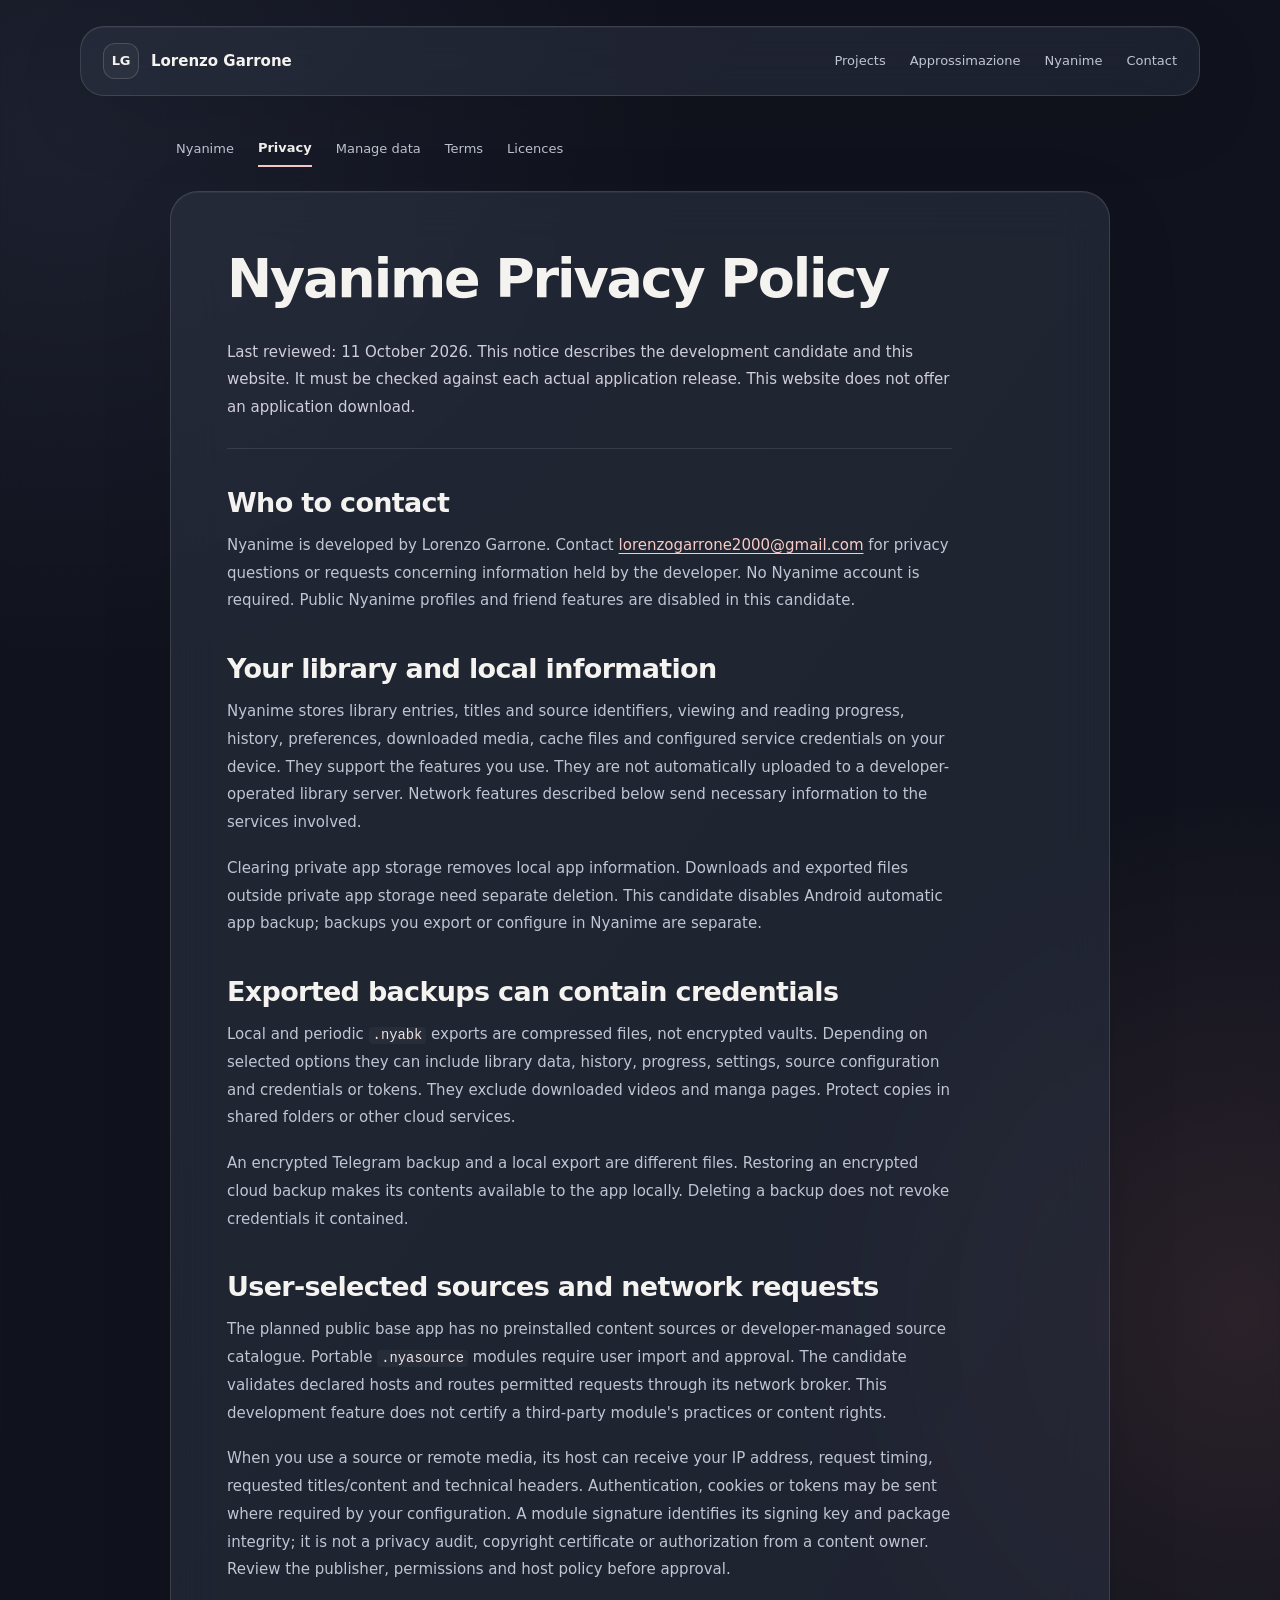
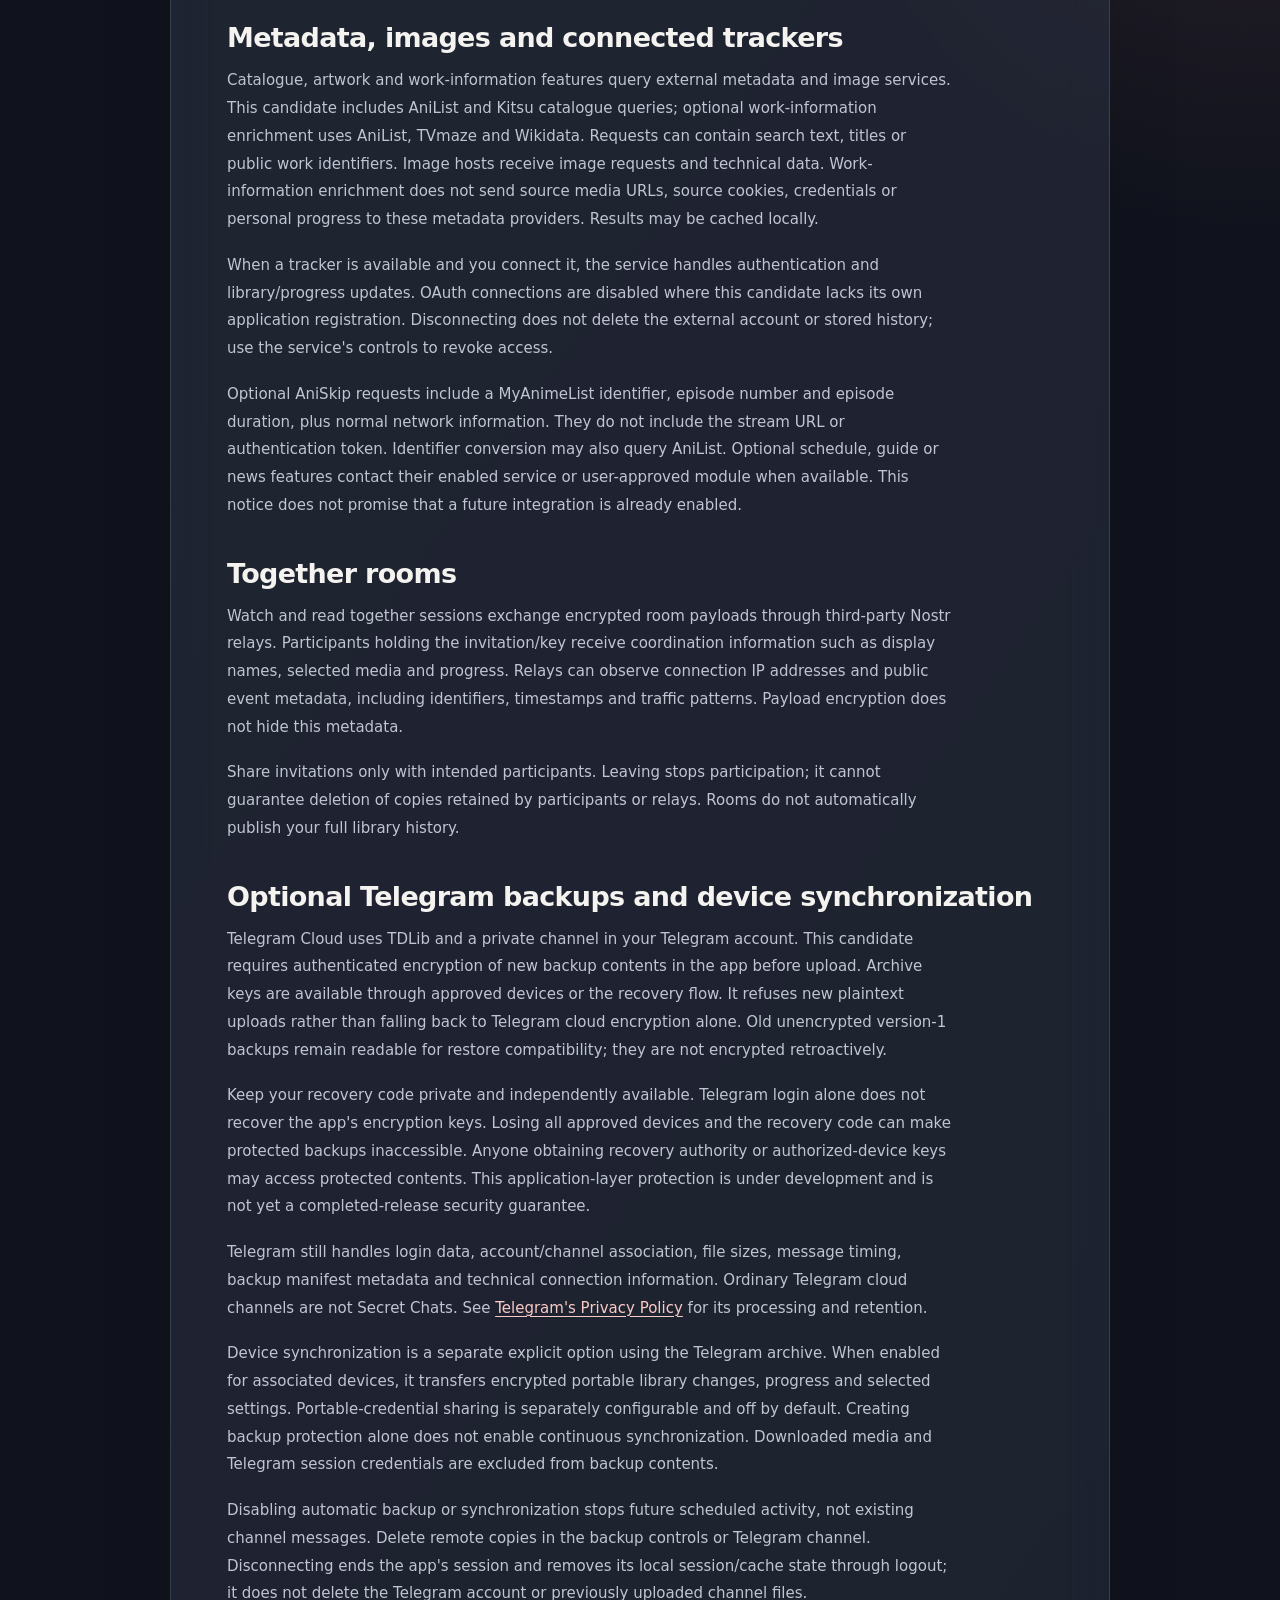
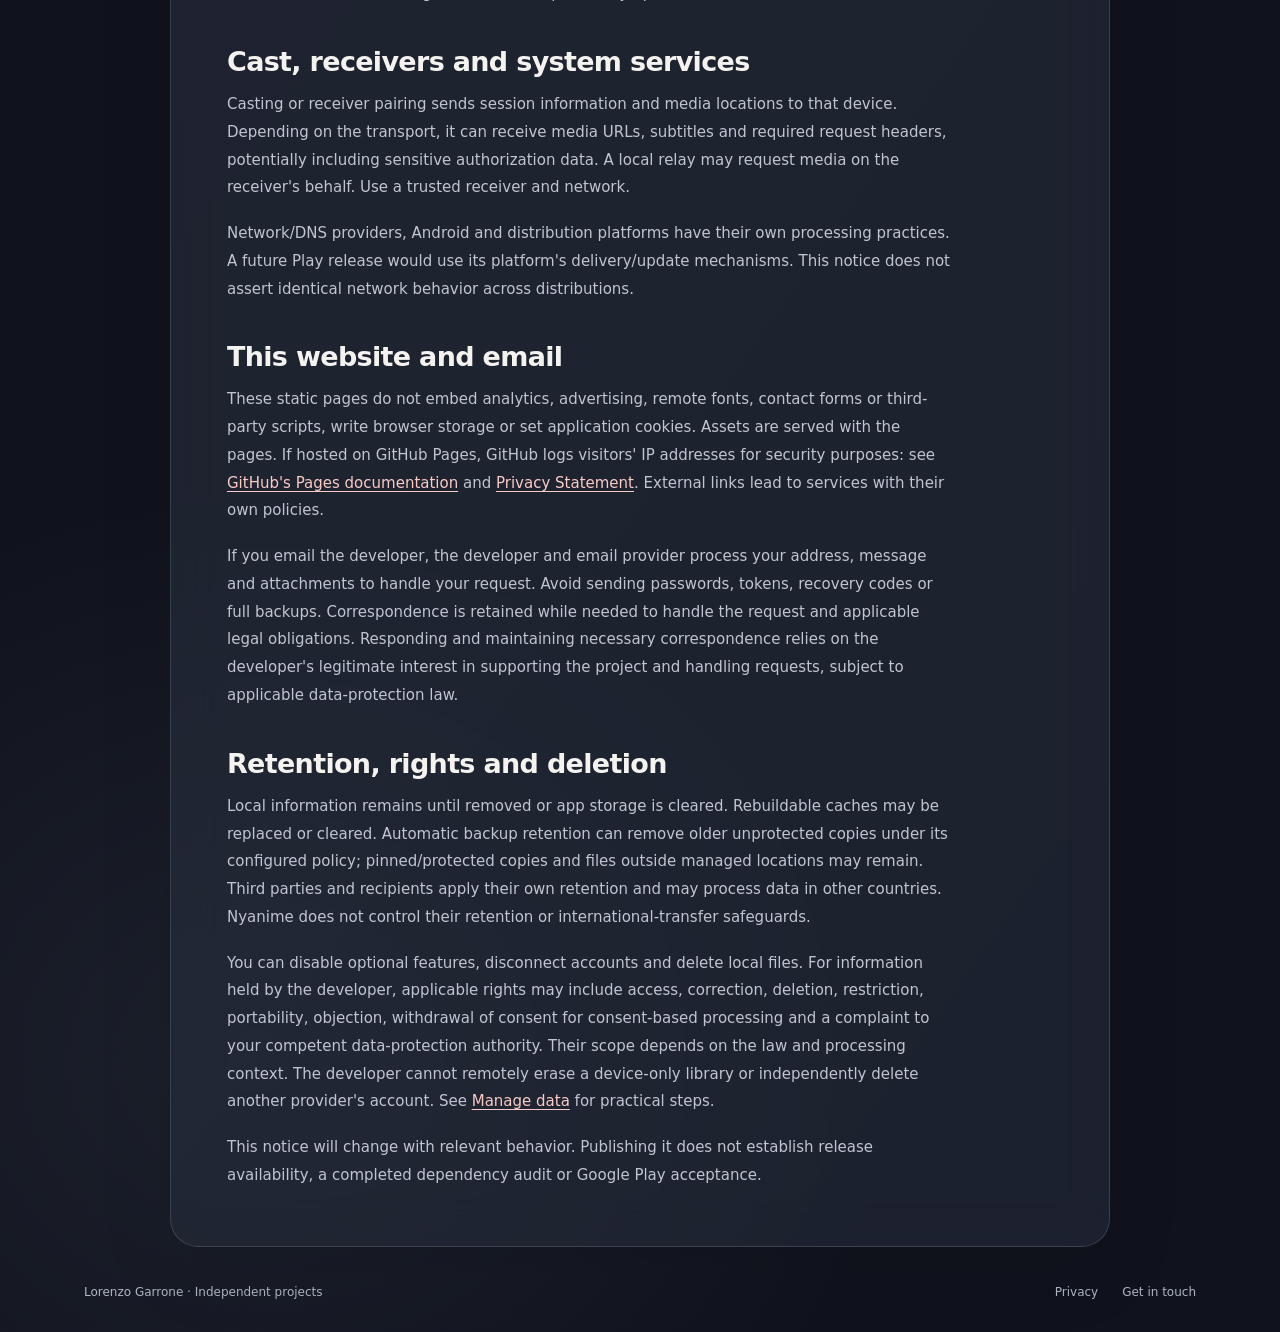
<file: nyanime/privacy/index.html>
<!doctype html>
<html lang="en">
<head>
<meta charset="utf-8"><meta name="viewport" content="width=device-width, initial-scale=1">
<meta name="description" content="How the Nyanime development candidate and this website handle information.">
<meta name="theme-color" content="#10131d"><meta name="color-scheme" content="dark">
<meta name="referrer" content="strict-origin-when-cross-origin">
<meta http-equiv="Content-Security-Policy" content="default-src 'none'; style-src 'self'; img-src 'self'; base-uri 'none'; form-action 'none'">
<link rel="icon" href="/assets/monogram.svg" type="image/svg+xml">
<link rel="stylesheet" href="/assets/legal.css?v=projects-4"><title>Nyanime Privacy Policy</title>
</head>
<body><a class="skip-link" href="#main">Skip to content</a>
<div class="shell">
<header class="site-header glass"><a class="identity" href="/"><span class="monogram" aria-hidden="true">LG</span><span>Lorenzo Garrone</span></a>
<nav aria-label="Main navigation"><a href="/#projects">Projects</a><a href="/approssimazione/">Approssimazione</a><a href="/nyanime/">Nyanime</a><a href="mailto:lorenzogarrone2000@gmail.com">Contact</a></nav></header>
<main id="main" class="legal-main"><nav class="legal-nav" aria-label="Nyanime information"><a href="/nyanime/">Nyanime</a><a href="/nyanime/privacy/" aria-current="page">Privacy</a><a href="/nyanime/data/">Manage data</a><a href="/nyanime/terms/">Terms</a><a href="/nyanime/licenses/">Licences</a></nav><article class="glass document"><h1>Nyanime Privacy Policy</h1>
<p>Last reviewed: 11 October 2026. This notice describes the development candidate and this website. It must be checked against each actual application release. This website does not offer an application download.</p>
<h2>Who to contact</h2>
<p>Nyanime is developed by Lorenzo Garrone. Contact <a href="mailto:lorenzogarrone2000@gmail.com">lorenzogarrone2000@gmail.com</a> for privacy questions or requests concerning information held by the developer. No Nyanime account is required. Public Nyanime profiles and friend features are disabled in this candidate.</p>
<h2>Your library and local information</h2>
<p>Nyanime stores library entries, titles and source identifiers, viewing and reading progress, history, preferences, downloaded media, cache files and configured service credentials on your device. They support the features you use. They are not automatically uploaded to a developer-operated library server. Network features described below send necessary information to the services involved.</p>
<p>Clearing private app storage removes local app information. Downloads and exported files outside private app storage need separate deletion. This candidate disables Android automatic app backup; backups you export or configure in Nyanime are separate.</p>
<h2>Exported backups can contain credentials</h2>
<p>Local and periodic <code>.nyabk</code> exports are compressed files, not encrypted vaults. Depending on selected options they can include library data, history, progress, settings, source configuration and credentials or tokens. They exclude downloaded videos and manga pages. Protect copies in shared folders or other cloud services.</p>
<p>An encrypted Telegram backup and a local export are different files. Restoring an encrypted cloud backup makes its contents available to the app locally. Deleting a backup does not revoke credentials it contained.</p>
<h2>User-selected sources and network requests</h2>
<p>The planned public base app has no preinstalled content sources or developer-managed source catalogue. Portable <code>.nyasource</code> modules require user import and approval. The candidate validates declared hosts and routes permitted requests through its network broker. This development feature does not certify a third-party module&#x27;s practices or content rights.</p>
<p>When you use a source or remote media, its host can receive your IP address, request timing, requested titles/content and technical headers. Authentication, cookies or tokens may be sent where required by your configuration. A module signature identifies its signing key and package integrity; it is not a privacy audit, copyright certificate or authorization from a content owner. Review the publisher, permissions and host policy before approval.</p>
<h2>Metadata, images and connected trackers</h2>
<p>Catalogue, artwork and work-information features query external metadata and image services. This candidate includes AniList and Kitsu catalogue queries; optional work-information enrichment uses AniList, TVmaze and Wikidata. Requests can contain search text, titles or public work identifiers. Image hosts receive image requests and technical data. Work-information enrichment does not send source media URLs, source cookies, credentials or personal progress to these metadata providers. Results may be cached locally.</p>
<p>When a tracker is available and you connect it, the service handles authentication and library/progress updates. OAuth connections are disabled where this candidate lacks its own application registration. Disconnecting does not delete the external account or stored history; use the service&#x27;s controls to revoke access.</p>
<p>Optional AniSkip requests include a MyAnimeList identifier, episode number and episode duration, plus normal network information. They do not include the stream URL or authentication token. Identifier conversion may also query AniList. Optional schedule, guide or news features contact their enabled service or user-approved module when available. This notice does not promise that a future integration is already enabled.</p>
<h2>Together rooms</h2>
<p>Watch and read together sessions exchange encrypted room payloads through third-party Nostr relays. Participants holding the invitation/key receive coordination information such as display names, selected media and progress. Relays can observe connection IP addresses and public event metadata, including identifiers, timestamps and traffic patterns. Payload encryption does not hide this metadata.</p>
<p>Share invitations only with intended participants. Leaving stops participation; it cannot guarantee deletion of copies retained by participants or relays. Rooms do not automatically publish your full library history.</p>
<h2>Optional Telegram backups and device synchronization</h2>
<p>Telegram Cloud uses TDLib and a private channel in your Telegram account. This candidate requires authenticated encryption of new backup contents in the app before upload. Archive keys are available through approved devices or the recovery flow. It refuses new plaintext uploads rather than falling back to Telegram cloud encryption alone. Old unencrypted version-1 backups remain readable for restore compatibility; they are not encrypted retroactively.</p>
<p>Keep your recovery code private and independently available. Telegram login alone does not recover the app&#x27;s encryption keys. Losing all approved devices and the recovery code can make protected backups inaccessible. Anyone obtaining recovery authority or authorized-device keys may access protected contents. This application-layer protection is under development and is not yet a completed-release security guarantee.</p>
<p>Telegram still handles login data, account/channel association, file sizes, message timing, backup manifest metadata and technical connection information. Ordinary Telegram cloud channels are not Secret Chats. See <a href="https://telegram.org/privacy">Telegram&#x27;s Privacy Policy</a> for its processing and retention.</p>
<p>Device synchronization is a separate explicit option using the Telegram archive. When enabled for associated devices, it transfers encrypted portable library changes, progress and selected settings. Portable-credential sharing is separately configurable and off by default. Creating backup protection alone does not enable continuous synchronization. Downloaded media and Telegram session credentials are excluded from backup contents.</p>
<p>Disabling automatic backup or synchronization stops future scheduled activity, not existing channel messages. Delete remote copies in the backup controls or Telegram channel. Disconnecting ends the app&#x27;s session and removes its local session/cache state through logout; it does not delete the Telegram account or previously uploaded channel files.</p>
<h2>Cast, receivers and system services</h2>
<p>Casting or receiver pairing sends session information and media locations to that device. Depending on the transport, it can receive media URLs, subtitles and required request headers, potentially including sensitive authorization data. A local relay may request media on the receiver&#x27;s behalf. Use a trusted receiver and network.</p>
<p>Network/DNS providers, Android and distribution platforms have their own processing practices. A future Play release would use its platform&#x27;s delivery/update mechanisms. This notice does not assert identical network behavior across distributions.</p>
<h2>This website and email</h2>
<p>These static pages do not embed analytics, advertising, remote fonts, contact forms or third-party scripts, write browser storage or set application cookies. Assets are served with the pages. If hosted on GitHub Pages, GitHub logs visitors&#x27; IP addresses for security purposes: see <a href="https://docs.github.com/en/pages/getting-started-with-github-pages/what-is-github-pages">GitHub&#x27;s Pages documentation</a> and <a href="https://docs.github.com/en/site-policy/privacy-policies/github-general-privacy-statement">Privacy Statement</a>. External links lead to services with their own policies.</p>
<p>If you email the developer, the developer and email provider process your address, message and attachments to handle your request. Avoid sending passwords, tokens, recovery codes or full backups. Correspondence is retained while needed to handle the request and applicable legal obligations. Responding and maintaining necessary correspondence relies on the developer&#x27;s legitimate interest in supporting the project and handling requests, subject to applicable data-protection law.</p>
<h2>Retention, rights and deletion</h2>
<p>Local information remains until removed or app storage is cleared. Rebuildable caches may be replaced or cleared. Automatic backup retention can remove older unprotected copies under its configured policy; pinned/protected copies and files outside managed locations may remain. Third parties and recipients apply their own retention and may process data in other countries. Nyanime does not control their retention or international-transfer safeguards.</p>
<p>You can disable optional features, disconnect accounts and delete local files. For information held by the developer, applicable rights may include access, correction, deletion, restriction, portability, objection, withdrawal of consent for consent-based processing and a complaint to your competent data-protection authority. Their scope depends on the law and processing context. The developer cannot remotely erase a device-only library or independently delete another provider&#x27;s account. See <a href="/nyanime/data/">Manage data</a> for practical steps.</p>
<p>This notice will change with relevant behavior. Publishing it does not establish release availability, a completed dependency audit or Google Play acceptance.</p></article></main>
<footer class="site-footer"><span>Lorenzo Garrone · Independent projects</span><div><a href="/nyanime/privacy/">Privacy</a><a href="mailto:lorenzogarrone2000@gmail.com">Get in touch</a></div></footer>
</div></body></html>
</file>
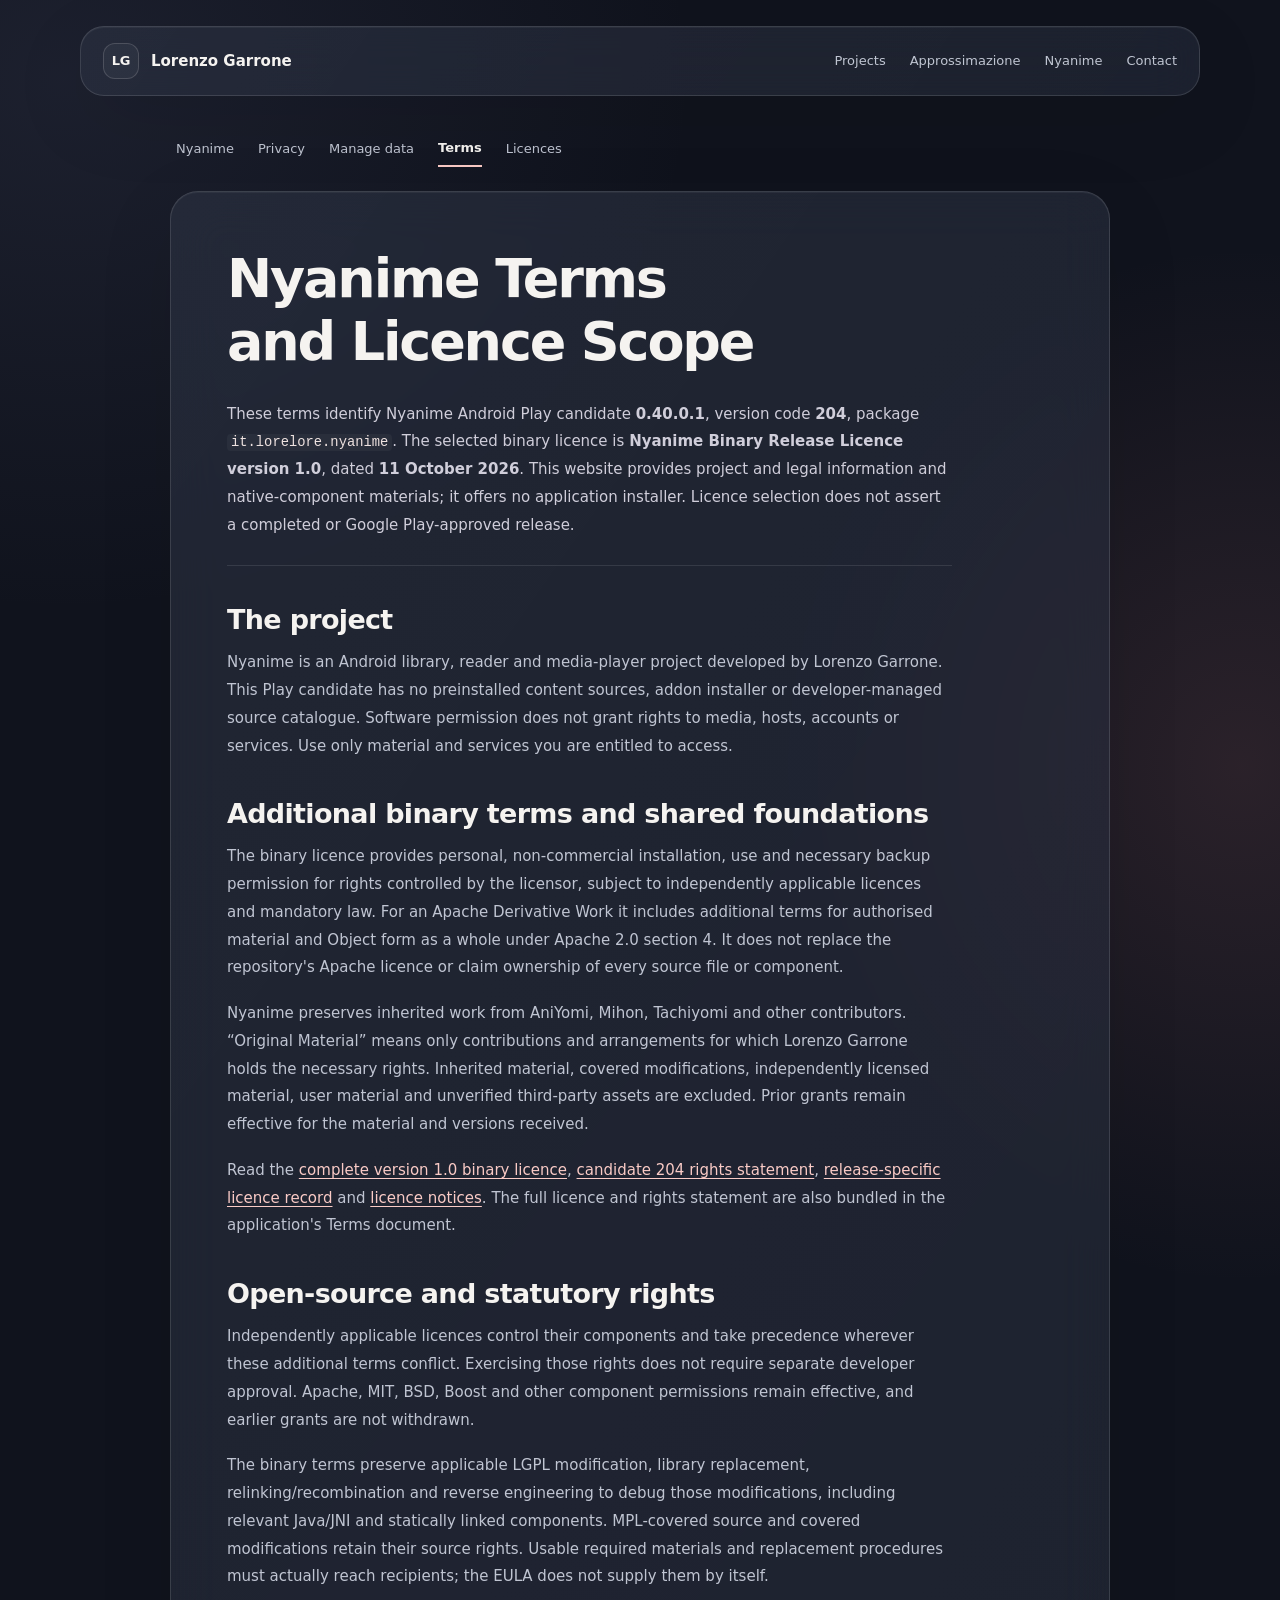
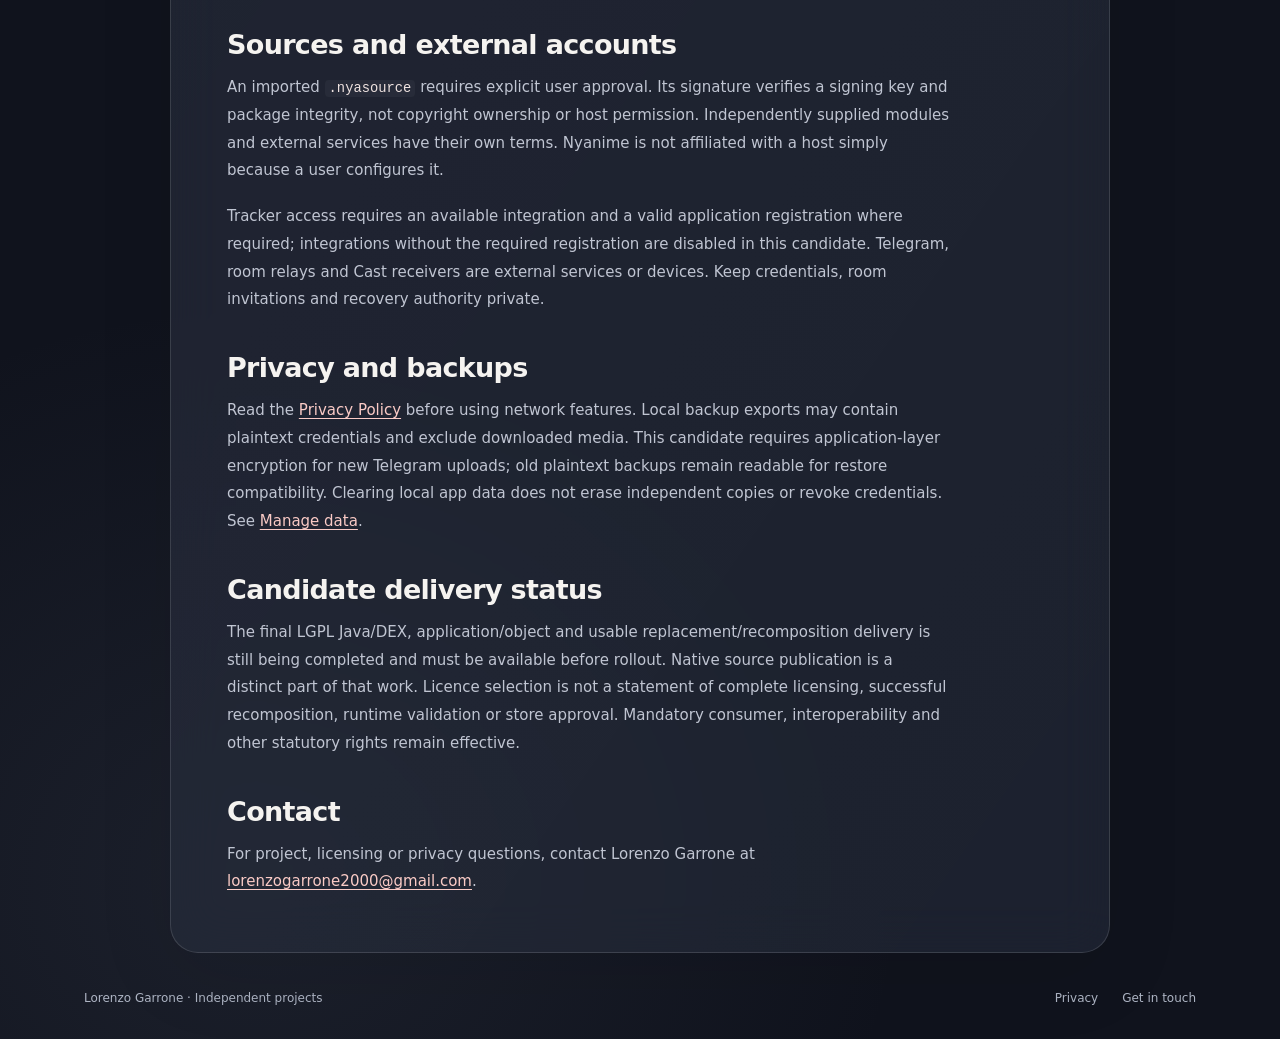
<file: nyanime/terms/index.html>
<!doctype html>
<html lang="en">
<head>
<meta charset="utf-8"><meta name="viewport" content="width=device-width, initial-scale=1">
<meta name="description" content="Candidate 204 binary licence scope, open-source rights and pending usable LGPL delivery.">
<meta name="theme-color" content="#10131d"><meta name="color-scheme" content="dark">
<meta name="referrer" content="strict-origin-when-cross-origin">
<meta http-equiv="Content-Security-Policy" content="default-src 'none'; style-src 'self'; img-src 'self'; base-uri 'none'; form-action 'none'">
<link rel="icon" href="/assets/monogram.svg" type="image/svg+xml">
<link rel="stylesheet" href="/assets/legal.css?v=projects-4"><title>Nyanime terms and licence scope</title>
</head>
<body><a class="skip-link" href="#main">Skip to content</a>
<div class="shell">
<header class="site-header glass"><a class="identity" href="/"><span class="monogram" aria-hidden="true">LG</span><span>Lorenzo Garrone</span></a>
<nav aria-label="Main navigation"><a href="/#projects">Projects</a><a href="/approssimazione/">Approssimazione</a><a href="/nyanime/">Nyanime</a><a href="mailto:lorenzogarrone2000@gmail.com">Contact</a></nav></header>
<main id="main" class="legal-main"><nav class="legal-nav" aria-label="Nyanime information"><a href="/nyanime/">Nyanime</a><a href="/nyanime/privacy/">Privacy</a><a href="/nyanime/data/">Manage data</a><a href="/nyanime/terms/" aria-current="page">Terms</a><a href="/nyanime/licenses/">Licences</a></nav><article class="glass document"><h1>Nyanime Terms and Licence Scope</h1>
<p>These terms identify Nyanime Android Play candidate <strong>0.40.0.1</strong>, version code <strong>204</strong>, package <code>it.lorelore.nyanime</code>. The selected binary licence is <strong>Nyanime Binary Release Licence version 1.0</strong>, dated <strong>11 October 2026</strong>. This website provides project and legal information and native-component materials; it offers no application installer. Licence selection does not assert a completed or Google Play-approved release.</p>
<h2>The project</h2>
<p>Nyanime is an Android library, reader and media-player project developed by Lorenzo Garrone. This Play candidate has no preinstalled content sources, addon installer or developer-managed source catalogue. Software permission does not grant rights to media, hosts, accounts or services. Use only material and services you are entitled to access.</p>
<h2>Additional binary terms and shared foundations</h2>
<p>The binary licence provides personal, non-commercial installation, use and necessary backup permission for rights controlled by the licensor, subject to independently applicable licences and mandatory law. For an Apache Derivative Work it includes additional terms for authorised material and Object form as a whole under Apache 2.0 section 4. It does not replace the repository&#x27;s Apache licence or claim ownership of every source file or component.</p>
<p>Nyanime preserves inherited work from AniYomi, Mihon, Tachiyomi and other contributors. “Original Material” means only contributions and arrangements for which Lorenzo Garrone holds the necessary rights. Inherited material, covered modifications, independently licensed material, user material and unverified third-party assets are excluded. Prior grants remain effective for the material and versions received.</p>
<p>Read the <a href="/license-texts/LICENSE-NYANIME-204.txt">complete version 1.0 binary licence</a>, <a href="/license-texts/RIGHTS-STATEMENT-204.txt">candidate 204 rights statement</a>, <a href="/license-texts/LICENSE-ADOPTION-204.txt">release-specific licence record</a> and <a href="/nyanime/licenses/">licence notices</a>. The full licence and rights statement are also bundled in the application&#x27;s Terms document.</p>
<h2>Open-source and statutory rights</h2>
<p>Independently applicable licences control their components and take precedence wherever these additional terms conflict. Exercising those rights does not require separate developer approval. Apache, MIT, BSD, Boost and other component permissions remain effective, and earlier grants are not withdrawn.</p>
<p>The binary terms preserve applicable LGPL modification, library replacement, relinking/recombination and reverse engineering to debug those modifications, including relevant Java/JNI and statically linked components. MPL-covered source and covered modifications retain their source rights. Usable required materials and replacement procedures must actually reach recipients; the EULA does not supply them by itself.</p>
<h2>Sources and external accounts</h2>
<p>An imported <code>.nyasource</code> requires explicit user approval. Its signature verifies a signing key and package integrity, not copyright ownership or host permission. Independently supplied modules and external services have their own terms. Nyanime is not affiliated with a host simply because a user configures it.</p>
<p>Tracker access requires an available integration and a valid application registration where required; integrations without the required registration are disabled in this candidate. Telegram, room relays and Cast receivers are external services or devices. Keep credentials, room invitations and recovery authority private.</p>
<h2>Privacy and backups</h2>
<p>Read the <a href="/nyanime/privacy/">Privacy Policy</a> before using network features. Local backup exports may contain plaintext credentials and exclude downloaded media. This candidate requires application-layer encryption for new Telegram uploads; old plaintext backups remain readable for restore compatibility. Clearing local app data does not erase independent copies or revoke credentials. See <a href="/nyanime/data/">Manage data</a>.</p>
<h2>Candidate delivery status</h2>
<p>The final LGPL Java/DEX, application/object and usable replacement/recomposition delivery is still being completed and must be available before rollout. Native source publication is a distinct part of that work. Licence selection is not a statement of complete licensing, successful recomposition, runtime validation or store approval. Mandatory consumer, interoperability and other statutory rights remain effective.</p>
<h2>Contact</h2>
<p>For project, licensing or privacy questions, contact Lorenzo Garrone at <a href="mailto:lorenzogarrone2000@gmail.com">lorenzogarrone2000@gmail.com</a>.</p>
</article></main>
<footer class="site-footer"><span>Lorenzo Garrone · Independent projects</span><div><a href="/nyanime/privacy/">Privacy</a><a href="mailto:lorenzogarrone2000@gmail.com">Get in touch</a></div></footer>
</div></body></html>
</file>
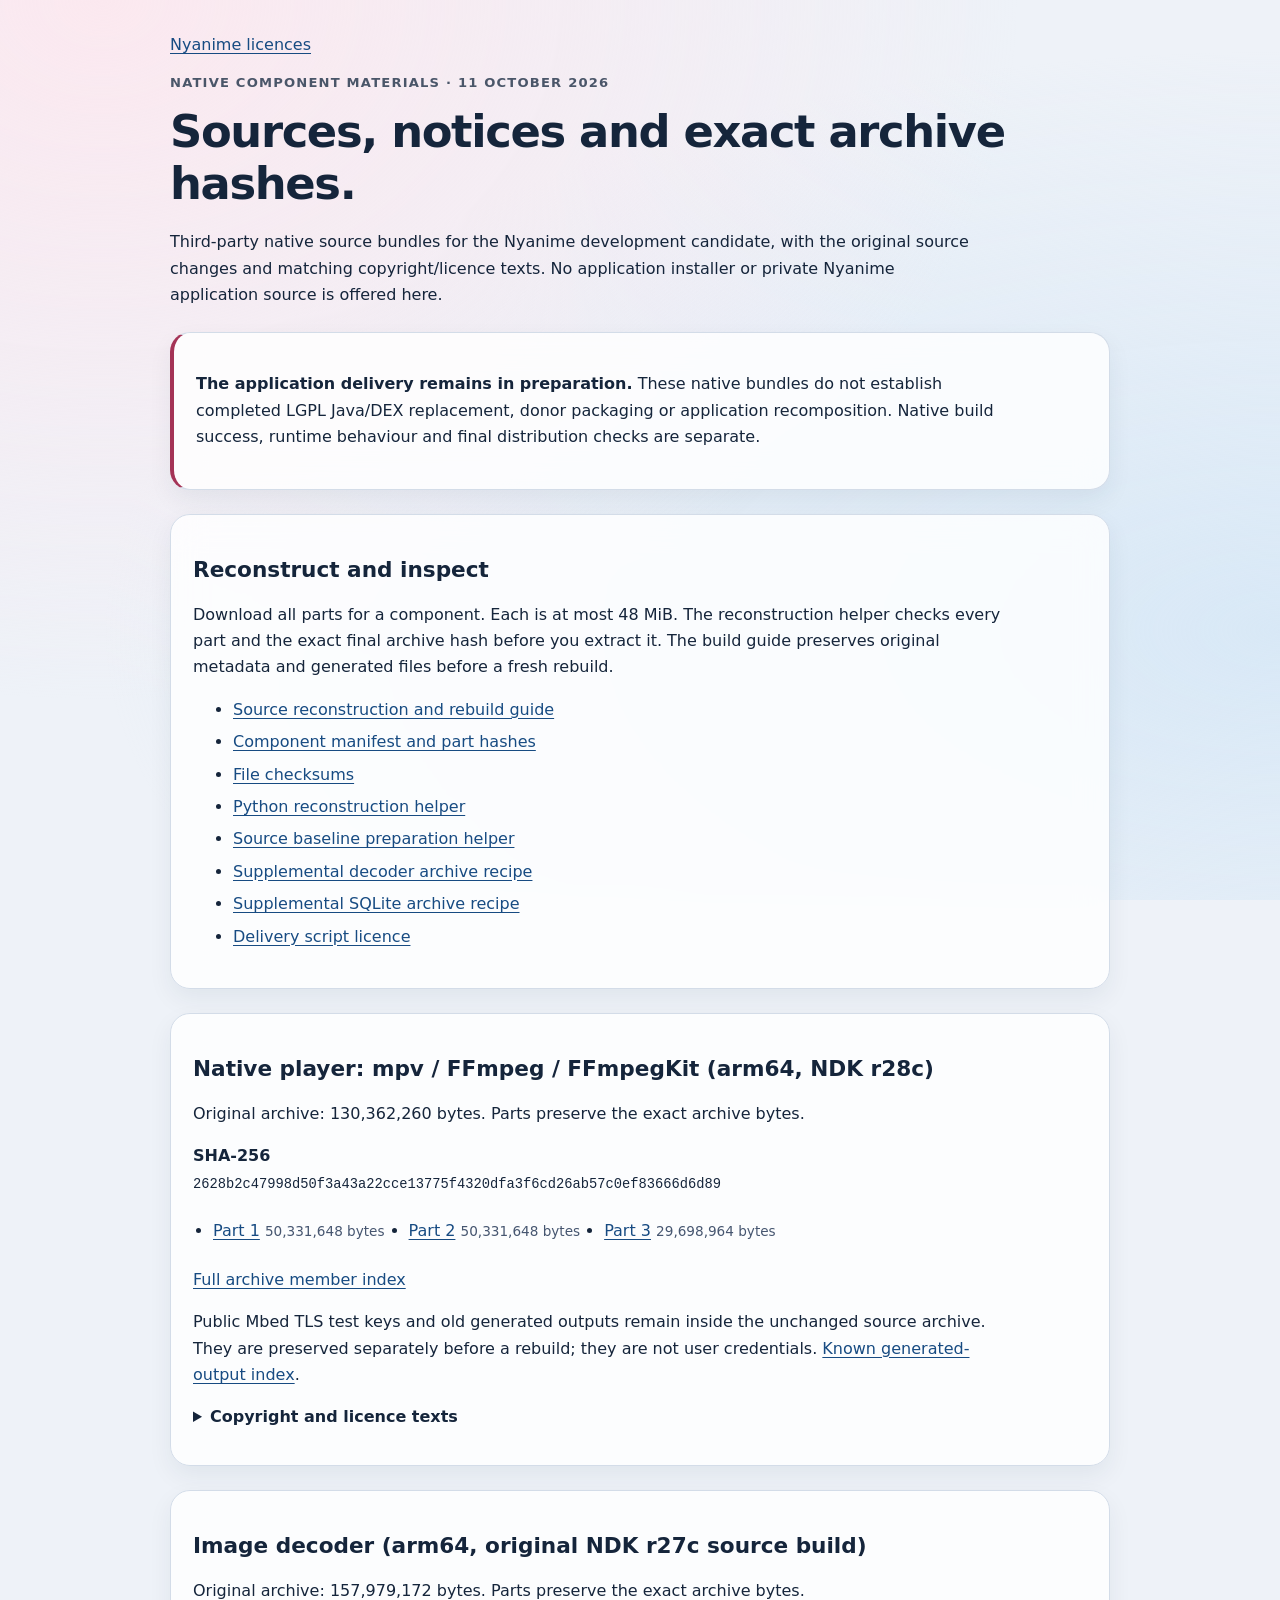
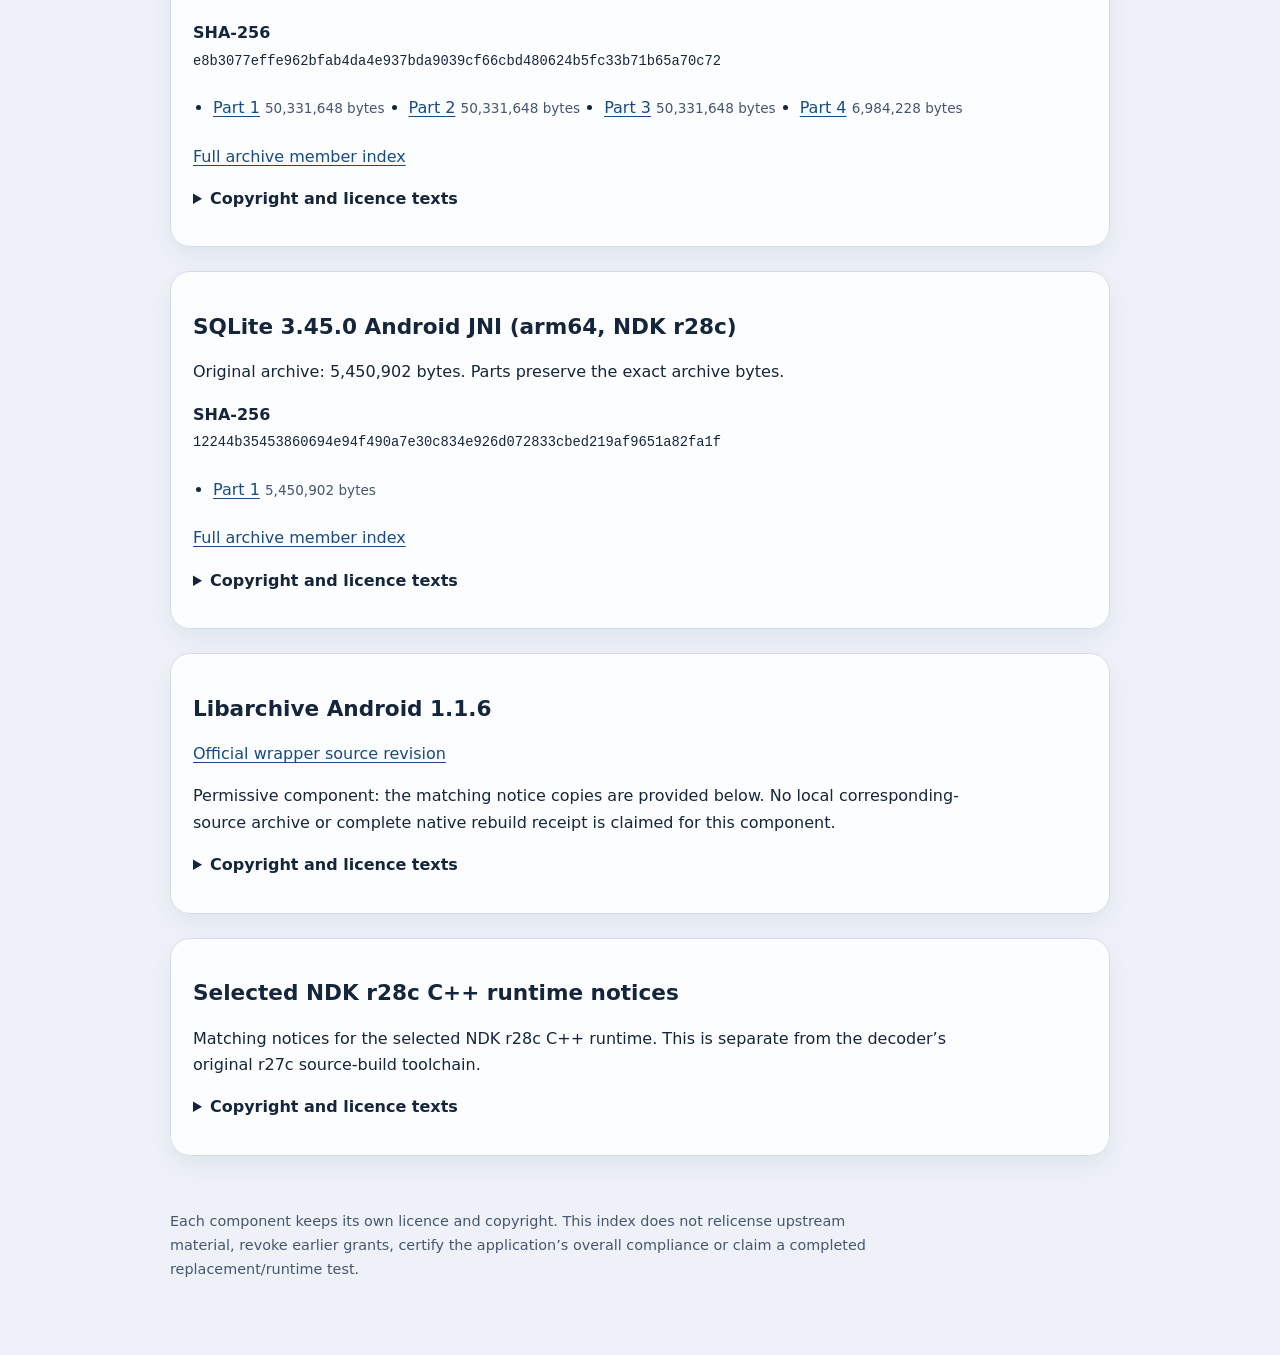
<file: nyanime/licenses/components/index.html>
<!doctype html>
<html lang="en"><head><meta charset="utf-8"><meta name="viewport" content="width=device-width,initial-scale=1">
<meta name="description" content="Third-party native source bundles and licence notices for the Nyanime development candidate.">
<title>Nyanime — Native component sources and notices</title>
<style>
*{box-sizing:border-box}body{margin:0;background:#eef2f8;color:#15253b;font:16px/1.65 system-ui,-apple-system,Segoe UI,sans-serif}body:before{content:"";position:fixed;inset:0;z-index:-1;background:radial-gradient(ellipse at 8% 0,#fbe8ef,transparent 55%),radial-gradient(ellipse at 100% 70%,#d8e8f6,transparent 65%)}main{max-width:980px;margin:auto;padding:32px 20px 60px}a{color:#174b82;text-underline-offset:3px}a:hover{color:#102f55}:focus-visible{outline:3px solid #235ca0;outline-offset:4px}h1{font-size:clamp(1.9rem,5vw,2.8rem);line-height:1.15;letter-spacing:-.03em;margin:12px 0 20px}h2{font-size:1.35rem;line-height:1.35}p{max-width:80ch}.eyebrow{font-size:.82rem;font-weight:700;letter-spacing:.09em;text-transform:uppercase;color:#4a5669}.card{margin:24px 0;padding:22px;border:1px solid #d3dce8;border-radius:20px;background:rgba(255,255,255,.82);box-shadow:0 10px 24px #172b4710;backdrop-filter:blur(16px)}.status{border-left:4px solid #a43356}.hash code{overflow-wrap:anywhere;font-size:.86rem}.parts{display:flex;flex-wrap:wrap;gap:12px 24px;padding-left:20px}.parts span{font-size:.85rem;color:#465670}summary{cursor:pointer;font-weight:650;margin:12px 0}li{margin:6px 0}footer{padding-top:16px;font-size:.9rem;color:#465670}@media(max-width:540px){main{padding:24px 14px 40px}.card{padding:18px;border-radius:16px}.parts{display:block}}@media(prefers-reduced-motion:reduce){*{scroll-behavior:auto}}
</style></head><body><main>
<nav aria-label="Breadcrumb"><a href="/nyanime/licenses/">Nyanime licences</a></nav>
<header><p class="eyebrow">Native component materials · 11 October 2026</p><h1>Sources, notices and exact archive hashes.</h1>
<p>Third-party native source bundles for the Nyanime development candidate, with the original source changes and matching copyright/licence texts. No application installer or private Nyanime application source is offered here.</p></header>
<aside class="card status" aria-label="Delivery status"><p><strong>The application delivery remains in preparation.</strong> These native bundles do not establish completed LGPL Java/DEX replacement, donor packaging or application recomposition. Native build success, runtime behaviour and final distribution checks are separate.</p></aside>
<section class="card" aria-labelledby="reconstruct"><h2 id="reconstruct">Reconstruct and inspect</h2><p>Download all parts for a component. Each is at most 48 MiB. The reconstruction helper checks every part and the exact final archive hash before you extract it. The build guide preserves original metadata and generated files before a fresh rebuild.</p>
<ul><li><a href="README.md">Source reconstruction and rebuild guide</a></li><li><a href="manifest.json">Component manifest and part hashes</a></li><li><a href="SHA256SUMS.txt">File checksums</a></li><li><a href="reassemble.py" download>Python reconstruction helper</a></li><li><a href="recipes/prepare_source_tree.py" download>Source baseline preparation helper</a></li><li><a href="recipes/rebuild_decoder_archive.py" download>Supplemental decoder archive recipe</a></li><li><a href="recipes/rebuild_sqlite_archive.py" download>Supplemental SQLite archive recipe</a></li><li><a href="recipes/LICENSE">Delivery script licence</a></li></ul></section>
<section class="card" aria-labelledby="player-r28c-arm64"><h2 id="player-r28c-arm64">Native player: mpv / FFmpeg / FFmpegKit (arm64, NDK r28c)</h2><p>Original archive: 130,362,260 bytes. Parts preserve the exact archive bytes.</p><p class="hash"><strong>SHA-256</strong><br><code>2628b2c47998d50f3a43a22cce13775f4320dfa3f6cd26ab57c0ef83666d6d89</code></p><ul class="parts"><li><a href="parts/player-r28c-arm64/player-r28c-arm64.tar.gz.part001" download>Part 1</a> <span>50,331,648 bytes</span></li><li><a href="parts/player-r28c-arm64/player-r28c-arm64.tar.gz.part002" download>Part 2</a> <span>50,331,648 bytes</span></li><li><a href="parts/player-r28c-arm64/player-r28c-arm64.tar.gz.part003" download>Part 3</a> <span>29,698,964 bytes</span></li></ul><p><a href="indexes/player-r28c-arm64.json">Full archive member index</a></p><p>Public Mbed TLS test keys and old generated outputs remain inside the unchanged source archive. They are preserved separately before a rebuild; they are not user credentials. <a href="indexes/player-known-generated-outputs.json">Known generated-output index</a>.</p><details><summary>Copyright and licence texts</summary><ul><li><a href="notices/player-r28c-arm64/cpu-features.txt">cpu-features.txt</a></li><li><a href="notices/player-r28c-arm64/dav1d.txt">dav1d.txt</a></li><li><a href="notices/player-r28c-arm64/ffmpeg-kit.txt">ffmpeg-kit.txt</a></li><li><a href="notices/player-r28c-arm64/ffmpeg.txt">ffmpeg.txt</a></li><li><a href="notices/player-r28c-arm64/freetype2.txt">freetype2.txt</a></li><li><a href="notices/player-r28c-arm64/fribidi.txt">fribidi.txt</a></li><li><a href="notices/player-r28c-arm64/harfbuzz.txt">harfbuzz.txt</a></li><li><a href="notices/player-r28c-arm64/libass.txt">libass.txt</a></li><li><a href="notices/player-r28c-arm64/libplacebo.txt">libplacebo.txt</a></li><li><a href="notices/player-r28c-arm64/libxml2.txt">libxml2.txt</a></li><li><a href="notices/player-r28c-arm64/lua.txt">lua.txt</a></li><li><a href="notices/player-r28c-arm64/mbedtls.txt">mbedtls.txt</a></li><li><a href="notices/player-r28c-arm64/mpv-android.txt">mpv-android.txt</a></li><li><a href="notices/player-r28c-arm64/mpv.txt">mpv.txt</a></li><li><a href="notices/player-r28c-arm64/unibreak.txt">unibreak.txt</a></li></ul></details></section>
<section class="card" aria-labelledby="image-decoder-arm64"><h2 id="image-decoder-arm64">Image decoder (arm64, original NDK r27c source build)</h2><p>Original archive: 157,979,172 bytes. Parts preserve the exact archive bytes.</p><p class="hash"><strong>SHA-256</strong><br><code>e8b3077effe962bfab4da4e937bda9039cf66cbd480624b5fc33b71b65a70c72</code></p><ul class="parts"><li><a href="parts/image-decoder-arm64/image-decoder-arm64.tar.gz.part001" download>Part 1</a> <span>50,331,648 bytes</span></li><li><a href="parts/image-decoder-arm64/image-decoder-arm64.tar.gz.part002" download>Part 2</a> <span>50,331,648 bytes</span></li><li><a href="parts/image-decoder-arm64/image-decoder-arm64.tar.gz.part003" download>Part 3</a> <span>50,331,648 bytes</span></li><li><a href="parts/image-decoder-arm64/image-decoder-arm64.tar.gz.part004" download>Part 4</a> <span>6,984,228 bytes</span></li></ul><p><a href="indexes/image-decoder-arm64.json">Full archive member index</a></p><details><summary>Copyright and licence texts</summary><ul><li><a href="notices/image-decoder-arm64/dav1d.txt">dav1d.txt</a></li><li><a href="notices/image-decoder-arm64/decoder.txt">decoder.txt</a></li><li><a href="notices/image-decoder-arm64/lcms2.txt">lcms2.txt</a></li><li><a href="notices/image-decoder-arm64/libde265.txt">libde265.txt</a></li><li><a href="notices/image-decoder-arm64/libheif.txt">libheif.txt</a></li><li><a href="notices/image-decoder-arm64/libjpeg-turbo.txt">libjpeg-turbo.txt</a></li><li><a href="notices/image-decoder-arm64/libjxl.txt">libjxl.txt</a></li><li><a href="notices/image-decoder-arm64/libpng.txt">libpng.txt</a></li><li><a href="notices/image-decoder-arm64/libwebp.txt">libwebp.txt</a></li></ul></details></section>
<section class="card" aria-labelledby="sqlite-arm64"><h2 id="sqlite-arm64">SQLite 3.45.0 Android JNI (arm64, NDK r28c)</h2><p>Original archive: 5,450,902 bytes. Parts preserve the exact archive bytes.</p><p class="hash"><strong>SHA-256</strong><br><code>12244b35453860694e94f490a7e30c834e926d072833cbed219af9651a82fa1f</code></p><ul class="parts"><li><a href="parts/sqlite-arm64/sqlite-arm64.tar.gz.part001" download>Part 1</a> <span>5,450,902 bytes</span></li></ul><p><a href="indexes/sqlite-arm64.json">Full archive member index</a></p><details><summary>Copyright and licence texts</summary><ul><li><a href="notices/sqlite-arm64/sqlite.txt">sqlite.txt</a></li><li><a href="notices/sqlite-arm64/wrapper.txt">wrapper.txt</a></li></ul></details></section>
<section class="card" aria-labelledby="libarchive-1.1.6"><h2 id="libarchive-1.1.6">Libarchive Android 1.1.6</h2><p><a href="https://github.com/zhanghai/libarchive-android/tree/d3ee9c472173fcaf28e737f59dd34ef6cf3d1c88">Official wrapper source revision</a></p><p>Permissive component: the matching notice copies are provided below. No local corresponding-source archive or complete native rebuild receipt is claimed for this component.</p><details><summary>Copyright and licence texts</summary><ul><li><a href="notices/libarchive-1.1.6/bzip2.txt">bzip2.txt</a></li><li><a href="notices/libarchive-1.1.6/libarchive.txt">libarchive.txt</a></li><li><a href="notices/libarchive-1.1.6/lz4.txt">lz4.txt</a></li><li><a href="notices/libarchive-1.1.6/mbedtls.txt">mbedtls.txt</a></li><li><a href="notices/libarchive-1.1.6/wrapper.txt">wrapper.txt</a></li><li><a href="notices/libarchive-1.1.6/xz-components.txt">xz-components.txt</a></li><li><a href="notices/libarchive-1.1.6/xz.txt">xz.txt</a></li><li><a href="notices/libarchive-1.1.6/zstd.txt">zstd.txt</a></li></ul></details></section>
<section class="card" aria-labelledby="cpp-runtime-r28c-notices"><h2 id="cpp-runtime-r28c-notices">Selected NDK r28c C++ runtime notices</h2><p>Matching notices for the selected NDK r28c C++ runtime. This is separate from the decoder’s original r27c source-build toolchain.</p><details><summary>Copyright and licence texts</summary><ul><li><a href="notices/cpp-runtime-r28c/Android-libcxx-LICENSE.txt">Android-libcxx-LICENSE.txt</a></li><li><a href="notices/cpp-runtime-r28c/Android-libcxxabi-LICENSE.txt">Android-libcxxabi-LICENSE.txt</a></li></ul></details></section>
<footer><p>Each component keeps its own licence and copyright. This index does not relicense upstream material, revoke earlier grants, certify the application’s overall compliance or claim a completed replacement/runtime test.</p></footer>
</main></body></html>
</file>
<file: assets/legal.css>
:root{color-scheme:dark;--ink:#f5f3f0;--muted:#c0c5d2;--dim:#aeb5c4;--edge:#ffffff20;--panel:#202736e8;--accent:#facbc6}
*{box-sizing:border-box}
[hidden]{display:none!important}
html{scroll-behavior:smooth;background:#10131d}
body{display:flow-root;margin:0;color:var(--ink);font-family:ui-sans-serif,system-ui,-apple-system,BlinkMacSystemFont,"Segoe UI",sans-serif;background:radial-gradient(ellipse 900px 760px at 5% 3%,#69709824,transparent 70%),radial-gradient(ellipse 650px 720px at 97% 29%,#ae68692b,transparent 72%),radial-gradient(ellipse 900px 800px at 20% 94%,#626d8326,transparent 72%),#10131d;line-height:1.65;min-height:100vh}
a{color:var(--accent);text-underline-offset:.22em;text-decoration-thickness:1px}
a:hover{color:#fff}
a:focus-visible{outline:3px solid #ffcf94;outline-offset:6px;border-radius:4px}
p{margin:0 0 1.2em}img{display:block;max-width:100%;height:auto}
h1,h2,h3{color:var(--ink);line-height:1.15;letter-spacing:-.035em;text-wrap:balance}
h1{font-size:clamp(42px,7.6vw,88px);font-weight:650;margin:0 0 28px;letter-spacing:-.055em}
h2{font-size:clamp(25px,3.2vw,36px);font-weight:600;margin:0 0 18px}
h3{font-size:clamp(24px,3vw,31px);font-weight:600;margin:0 0 16px}
.shell{width:min(1120px,calc(100% - 64px));margin:26px auto 0}
.glass{background:var(--panel);border:1px solid var(--edge);box-shadow:inset 0 1px 0 #ffffff0c,0 22px 80px #00000016;border-radius:28px}
@supports(backdrop-filter:blur(20px)){.glass{background:linear-gradient(125deg,#ffffff09,#ffffff03),#2027369c;backdrop-filter:blur(24px);-webkit-backdrop-filter:blur(24px)}}
.site-header{display:flex;justify-content:space-between;align-items:center;gap:24px;padding:16px 22px;border-radius:24px}
.identity{display:flex;align-items:center;gap:12px;font-size:15px;font-weight:650;color:var(--ink);text-decoration:none;white-space:nowrap}
.monogram{display:grid;place-items:center;min-width:36px;height:36px;border:1px solid #ffffff26;border-radius:12px;background:#ffffff0a;font-size:13px;letter-spacing:-.025em}
.site-header nav{display:flex;flex-wrap:wrap;justify-content:flex-end;gap:10px 24px}
.site-header nav a{font-size:13px;color:var(--muted);text-decoration:none;padding:3px 0}
.site-header nav a:hover{color:#fff}
.hero{padding:86px 10px 80px;max-width:850px}
.eyebrow{text-transform:uppercase;font-size:11px;font-weight:650;letter-spacing:.16em;color:var(--dim);margin:0 0 22px}
.soft{color:#b7bdcc}
.lead{font-size:clamp(18px,2.3vw,22px);line-height:1.65;color:var(--muted);max-width:650px;margin:0 0 32px}
.button{display:inline-flex;align-items:center;justify-content:center;gap:25px;text-decoration:none;padding:13px 21px;border-radius:14px;font-weight:650;font-size:14px;border:1px solid transparent;min-height:48px}
.primary{background:#f0e8e4;color:#262934;box-shadow:0 6px 25px #00000016}
.primary:hover{color:#161820;background:#fff4ec}
.secondary{background:#ffffff06;color:var(--ink);border-color:#ffffff26}
.secondary:hover{background:#ffffff10}
.hero-actions{display:flex;flex-wrap:wrap;gap:12px}
.section-heading{margin:0 0 25px;padding:0 10px}
.section-heading .eyebrow{margin-bottom:12px}
.project-grid{display:grid;grid-template-columns:1fr 1fr;gap:22px}
.project-card{padding:34px;text-decoration:none;display:flex;flex-direction:column;color:var(--ink);min-height:350px}
a.project-card:hover{border-color:#ffffff45;background-color:#2b3344b8}
.project-landing{width:min(960px,calc(100% - 48px));min-height:100svh;margin:0 auto;padding:32px 0;display:grid;align-content:center}
.project-index .project-card{position:relative;min-height:320px;justify-content:center}
.project-index .project-card h1{font-size:clamp(24px,3.5vw,36px);letter-spacing:-.035em;line-height:1.2;margin:0;overflow-wrap:anywhere}
.project-index .project-symbol{margin-bottom:28px}
.project-arrow{position:absolute;top:30px;right:30px;font-size:24px;color:var(--muted)}
.project-index .project-card:focus-visible{outline:3px solid var(--accent);outline-offset:5px}
@media(max-width:600px){.project-landing{width:calc(100% - 32px);padding:24px 0}.project-index .project-grid{gap:16px}.project-index .project-card{min-height:245px;padding:28px}.project-index .project-card h1{font-size:30px}.project-arrow{top:24px;right:24px}}
.project-symbol{width:70px;height:70px;margin-bottom:36px;border-radius:20px}
span.project-symbol{display:grid;place-items:center;background:#d5d7e312;border:1px solid #d5d7e324;color:#d1d5e8;font-size:47px;line-height:1}
span.approximation-symbol{background:transparent;border:0;overflow:visible}
.approximation-symbol img{width:70px;height:70px;max-width:none;object-fit:contain;transform:scale(1.6)}
.project-index .approximation-symbol img{filter:invert(1)}
.project-card .eyebrow{margin-bottom:10px}
.project-card p:not(.eyebrow){color:var(--muted);font-size:16px;max-width:380px;margin-bottom:32px}
.card-link{font-size:13px;color:var(--accent);display:flex;justify-content:space-between;gap:12px;margin-top:auto;font-weight:600}
.nyanime{background:linear-gradient(140deg,#cd767d15,#ffffff00 60%),var(--panel)}
.contact-panel{margin:30px 0 0;padding:28px 34px;display:flex;align-items:center;justify-content:space-between;gap:22px}
.contact-panel h2{font-size:28px;margin:0 0 9px}
.contact-panel p{color:var(--muted);font-size:14px;margin:0}
.contact-panel .eyebrow{margin:0 0 12px}
.contact-panel>a{font-size:14px;overflow-wrap:anywhere}
.site-footer{display:flex;justify-content:space-between;align-items:center;gap:24px;padding:36px 4px 30px;color:var(--dim);font-size:12px}
.site-footer div{display:flex;gap:24px}.site-footer a{color:var(--dim);text-decoration:none}
.project-hero{padding-bottom:64px}
.project-wordmark{width:240px;margin:0 0 38px}
.placeholder-title{font-size:clamp(28px,5.8vw,72px)}
.overview{padding:38px 42px;margin-bottom:52px;max-width:930px}
.overview p:not(.eyebrow){max-width:760px;color:var(--muted)}
.overview p:last-child{margin-bottom:0}
.note{font-size:14px;border-top:1px solid #ffffff1c;padding-top:24px;margin-top:24px}
.information-grid{display:grid;grid-template-columns:repeat(3,1fr);gap:18px}
.feature-section{margin-bottom:56px}.section-intro{max-width:670px;color:var(--muted);font-size:16px}
.feature-grid{display:grid;grid-template-columns:1fr 1fr;gap:18px}.feature-card{padding:30px;display:flex;gap:24px;align-items:flex-start}.feature-wide{grid-column:1/-1}
.feature-number{display:grid;place-items:center;flex:0 0 42px;height:42px;border-radius:14px;border:1px solid #ffffff20;color:#e9d1cc;background:#ffffff06;font-size:12px;font-weight:650}
.feature-card .eyebrow{margin:0 0 11px}.feature-card h3{font-size:25px;margin:0 0 13px}.feature-card p:not(.eyebrow){font-size:15px;color:var(--muted);max-width:660px;margin:0;line-height:1.8}
.information-card{display:flex;flex-direction:column;padding:28px;text-decoration:none;min-height:275px}
.information-card:hover{border-color:#ffffff45;background-color:#2b3344b8}
.information-card h3{font-size:23px}.information-card p:not(.eyebrow){font-size:15px;color:var(--muted)}
.legal-main{max-width:940px;margin:34px auto 0}
.legal-nav{display:flex;flex-wrap:wrap;gap:10px 24px;margin:0 6px 24px;align-items:center}
.legal-nav a{font-size:13px;color:var(--muted);padding:7px 0;text-decoration:none}
.legal-nav a[aria-current]{color:var(--ink);font-weight:700;border-bottom:2px solid var(--accent)}
.document{padding:clamp(24px,5vw,56px)}
.document h1{font-size:clamp(32px,4.8vw,54px);margin:0 0 28px;letter-spacing:-.04em;overflow-wrap:anywhere}
.document h2{font-size:clamp(22px,3vw,27px);margin:38px 0 14px;letter-spacing:-.025em}
.document p,.document li{max-width:76ch;color:var(--muted);font-size:15px;line-height:1.85}
.document p:last-child{margin-bottom:0}.document>p:first-of-type{padding-bottom:26px;border-bottom:1px solid #ffffff1a;color:#d0ceda}
code{font-family:ui-monospace,SFMono-Regular,Consolas,monospace;font-size:.92em;color:#eee2e0;padding:1px 4px;background:#ffffff0a;border-radius:4px;overflow-wrap:anywhere}
.skip-link{position:absolute;left:20px;top:-150px;padding:12px 20px;z-index:5;background:#faf3ed;color:#1b2130;border-radius:10px}
.skip-link:focus{top:12px;color:#1b2130}
@media(max-width:850px){.site-header{align-items:flex-start;gap:20px;flex-direction:column}.site-header nav{justify-content:flex-start}.information-grid{grid-template-columns:1fr}.information-card{min-height:210px}.contact-panel{align-items:flex-start;flex-direction:column}.hero{padding-top:64px}.information-card .eyebrow{margin-bottom:14px}}
@media(max-width:600px){.shell{width:calc(100% - 32px);margin-top:16px}.site-header{padding:16px 18px;gap:13px;border-radius:20px}.site-header nav{gap:8px 17px}.site-header nav a{font-size:12px}.hero{padding:54px 6px 48px}.lead{font-size:18px}.project-grid{grid-template-columns:1fr}.project-card{min-height:320px;padding:28px}.project-symbol{margin-bottom:28px}.glass{border-radius:23px}.overview{padding:28px;margin-bottom:36px}.contact-panel{padding:26px}.site-footer{align-items:flex-start;flex-direction:column;gap:14px;padding:28px 3px}.legal-main{margin-top:26px}.legal-nav{gap:6px 19px}.document p,.document li{font-size:14px;line-height:1.8}.document h2{margin-top:30px}.hero-actions .button{width:100%;justify-content:space-between}.project-wordmark{width:200px;margin-bottom:30px}}
@media(prefers-reduced-motion:reduce){html{scroll-behavior:auto}*,*::before,*::after{animation:none!important;transition:none!important}}
@media(max-width:700px){.feature-grid{grid-template-columns:1fr}.feature-card{padding:26px;gap:18px}.feature-wide{grid-column:auto}.feature-card h3{font-size:23px}.feature-number{flex-basis:32px;height:32px;border-radius:11px}.feature-section{margin-bottom:40px}}
@media(prefers-contrast:more){.glass{background:#1a202d;border-color:#9da6bb}.soft,.lead,.document p,.document li,.site-footer,.eyebrow{color:#e5e8ef}}
@media print{html,body{background:#fff;color:#111}.shell{width:auto;margin:0}.glass{background:#fff;border:0;box-shadow:none;backdrop-filter:none}.site-header,.site-footer,.legal-nav,.skip-link{display:none}.document{padding:0}.document h1,.document h2,.document p,.document li,a,code{color:#111}h2{break-after:avoid}p{orphans:3;widows:3}}
</file>
<file: assets/projects-motion.css>
/* Only the project index; no scripts or continuous animation. */
.project-index {
  --project-ease: cubic-bezier(.22, 1, .36, 1);
  --project-enter: 500ms;
  --project-in: 350ms;
  --project-out: 250ms;
  --project-rise: 12px;
}
.project-index .project-landing { width: min(1180px, calc(100% - 48px)); }
.project-index .project-grid { grid-template-columns: repeat(3, minmax(0, 1fr)); }
.project-index .project-card {
  --project-edge: #b4d4f06b;
  --project-light: #a7c9ff12;
  isolation: isolate;
  animation: project-arrive var(--project-enter) var(--project-ease) backwards;
  transition: transform var(--project-out) var(--project-ease),
    border-color var(--project-out), background-color var(--project-out),
    box-shadow var(--project-out);
}
.project-index .project-card.nyanime {
  --project-edge: #ffb7bb6b;
  --project-light: #ffa8af14;
  animation-delay: 80ms;
}
.project-index .project-card.moon-patches { animation-delay: 160ms; }
.project-index .moon-symbol { object-fit: contain; }
.project-index .project-status {
  position: absolute;
  top: 30px;
  right: 30px;
  font-size: 11px;
  font-weight: 500;
  color: var(--muted);
  padding: 5px 10px;
  border: 1px solid var(--edge);
  border-radius: 100px;
  background: #ffffff04;
}
.project-index .project-card::before {
  content: '';
  position: absolute;
  inset: 0;
  z-index: -1;
  border-radius: inherit;
  pointer-events: none;
  background: linear-gradient(130deg, var(--project-light), transparent 70%);
  opacity: 0;
  transition: opacity var(--project-out) var(--project-ease);
}
.project-index .project-symbol {
  transition: transform var(--project-out) var(--project-ease);
}
.project-index .project-arrow {
  transition: transform var(--project-out) var(--project-ease), color var(--project-out);
}
.project-index .project-card:focus-visible { border-color: var(--project-edge); }
.project-index .project-card:focus-visible::before { opacity: 1; }
.project-index .project-card:focus-visible .project-arrow { color: var(--ink); }
.project-index .project-card:focus-visible {
  /* A keyboard user should never have to wait for an invisible link. */
  animation: none;
}
@keyframes project-arrive {
  from { opacity: 0; translate: 0 var(--project-rise); }
  to { opacity: 1; translate: 0 0; }
}
@media (hover: hover) and (pointer: fine) {
  .project-index a.project-card:hover {
    transform: translateY(-4px);
    border-color: var(--project-edge);
    box-shadow: inset 0 1px 0 #ffffff12, 0 26px 64px #00000026;
    transition-duration: var(--project-in);
  }
  .project-index a.project-card:hover::before { opacity: 1; transition-duration: var(--project-in); }
  .project-index a.project-card:hover .project-symbol { transform: translateY(-2px) scale(1.03); }
  .project-index a.project-card:hover .project-arrow { transform: translate(3px, -3px); color: var(--ink); }
}
.project-index a.project-card:active { transform: scale(.99); transition-duration: 150ms; }
@media (max-width: 1100px) {
  .project-index .project-grid { grid-template-columns: repeat(2, minmax(0, 1fr)); }
  .project-index .moon-patches { grid-column: 1 / -1; justify-self: center; width: calc((100% - 22px) / 2); }
}
@media (max-width: 600px) {
  .project-index { --project-rise: 8px; }
  .project-index .project-landing { width: calc(100% - 32px); }
  .project-index .project-grid { grid-template-columns: 1fr; }
  .project-index .moon-patches { grid-column: auto; justify-self: stretch; width: auto; }
  .project-index .project-status { top: 24px; right: 24px; }
}
@media (prefers-reduced-motion: reduce) {
  .project-index .project-card, .project-index .project-card::before,
  .project-index .project-symbol, .project-index .project-arrow {
    animation: none !important;
    transition: none !important;
  }
  .project-index .project-card:hover, .project-index .project-card:active,
  .project-index .project-card:hover .project-symbol,
  .project-index .project-card:hover .project-arrow { transform: none; }
}
</file>
<file: assets/approssimazione.css>
:root{--app-ink:#f3f5f8;--app-muted:#b1bbce;--app-accent:#d0e6fa;--duration-quick:150ms;--duration-fast:250ms;--duration-very-slow:500ms;--ease-smooth-out:cubic-bezier(.22,1,.36,1);--distance-medium:12px}
.approximation-page{background:radial-gradient(ellipse 950px 850px at 100% 10%,#45657826,transparent 70%),radial-gradient(ellipse 700px 850px at 0 60%,#69709224,transparent 70%),#10131d;color:var(--app-ink)}
.approximation-page a{color:var(--app-accent)}
.approximation-page a:focus-visible{outline-color:var(--app-accent)}
.app-shell{width:min(1160px,calc(100% - 80px));margin:0 auto}
.app-nav {
  position: sticky;
  top: 16px;
  z-index: 10;
  display: flex;
  align-items: center;
  justify-content: space-between;
  gap: 24px;
  height: 80px;
  margin: 16px auto 0;
  padding: 0 25px;
  border: 1px solid #d8e7ff2d;
  border-radius: 24px;
  background: #202736;
  box-shadow: inset 0 1px 0 #edf5ff17, 0 16px 55px #04081424;
  font-size: 14px;
}
@supports (backdrop-filter: blur(22px)) or (-webkit-backdrop-filter: blur(22px)) {
  .app-nav {
    background: linear-gradient(135deg, #e3efff0e, transparent 58%), #26344770;
    -webkit-backdrop-filter: blur(22px);
    backdrop-filter: blur(22px);
  }
}
.app-nav a { text-decoration: none; min-height: 44px; display: inline-flex; align-items: center; gap: 12px; }
.app-nav .app-nav-brand { flex-shrink: 0; color: var(--app-ink); font-size: 18px; font-weight: 650; letter-spacing: -.04em; gap: 13px; }
.app-nav-brand img { width: 38px; height: 38px; object-fit: contain; filter: invert(1); }
.app-nav nav { display: flex; align-items: center; gap: 28px; font-weight: 600; }
.app-nav .back-link, .app-nav .app-nav-idea { color: var(--app-muted); }
.app-nav .back-link:hover, .app-nav .app-nav-idea:hover { color: var(--app-ink); }
.app-nav .app-nav-contact {
  padding: 9px 18px;
  border-radius: 100px;
  border: 1px solid #d8e7ff26;
  background: #d6e7ff08;
  color: var(--app-ink);
  white-space: nowrap;
  box-shadow: inset 0 1px 0 #ffffff0c;
  transition: background-color var(--duration-quick), border-color var(--duration-quick);
}
.app-nav .app-nav-contact:hover { background: #d6e7ff12; border-color: #d8e7ff45; }
.app-nav-mail { display: none; width: 20px; height: 20px; }
#try-it, #about { scroll-margin-top: 120px; }
.app-hero{position:relative;display:grid;grid-template-columns:1.1fr 1fr;gap:30px;align-items:center;min-height:650px;padding:80px 0 90px}
.app-hero-copy{z-index:1;min-width:0}
.app-brand{width:64px;height:64px;filter:invert(1);object-fit:contain;margin:0 0 22px;transform:scale(1.35)}
.app-preview{min-width:0;scroll-margin-top:30px}
.app-watch-art{position:relative;min-height:430px;display:grid;place-items:center;isolation:isolate;overflow:hidden}
.app-watch-art::before{content:"";position:absolute;inset:0;border-radius:50%;background:radial-gradient(ellipse,#9daed21a,transparent 65%);z-index:-2}
.watch-strap{position:absolute;top:3px;bottom:3px;width:125px;z-index:-1;border-radius:42px;border:1px solid #ffffff13;background:repeating-linear-gradient(0deg,#ffffff00 0 7px,#ffffff04 7px 8px),linear-gradient(90deg,#171d29,#252d3d,#171d29);box-shadow:inset 0 1px 0 #ffffff0c}
.watch-face{position:relative;width:min(305px,calc(100% - 20px));aspect-ratio:1;border-radius:50%;padding:11px;background:linear-gradient(135deg,#8691a7,#303746 35%,#161b25 65%,#5d687a);box-shadow:0 20px 60px #00000040,inset 0 1px 1px #ffffff30}
.watch-face::after{content:"";position:absolute;right:-8px;top:40%;height:32px;width:7px;border-radius:2px;background:linear-gradient(90deg,#303946,#728198);z-index:-1}
.watch-display{height:100%;width:100%;display:flex;flex-direction:column;align-items:center;justify-content:center;gap:18px;border-radius:50%;background:radial-gradient(ellipse at 25% 0,#293340,#090c13 72%);border:1px solid #ffffff13;padding:30px;box-shadow:inset 0 0 20px #00000055}
.watch-display img{width:42px;height:42px;object-fit:contain;filter:invert(1);opacity:.6;transform:scale(1.5)}
.watch-phrase{font-size:clamp(28px,10vw,39px);line-height:1.12;font-weight:550;letter-spacing:-.045em;text-align:center;max-width:205px;min-height:88px;display:grid;place-items:center;text-wrap:balance;margin:0;color:#e6edf7}
.watch-caption{font-size:8px;font-weight:600;letter-spacing:.18em;color:#7c899f}
.app-demo-controls{max-width:330px;margin:5px auto 0;padding:18px 22px 14px;border-radius:22px;background:#ffffff05;border:1px solid #ffffff13}
.demo-heading{display:flex;align-items:center;justify-content:space-between;gap:15px;font-size:13px;color:var(--app-muted);margin-bottom:13px}
.demo-heading output{font-variant-numeric:tabular-nums;color:var(--app-ink);font-size:15px;font-weight:550}
.app-demo-controls input{display:block;width:100%;margin:0 0 12px;accent-color:#c5d6e9;cursor:pointer;height:28px}
.app-demo-controls input:focus-visible,.demo-presets button:focus-visible{outline:3px solid #c5d6e9;outline-offset:4px;border-radius:8px}
.demo-presets{display:grid;grid-template-columns:repeat(4,1fr);gap:6px}
.demo-presets button{appearance:none;cursor:pointer;min-height:44px;border:1px solid transparent;border-radius:10px;background:transparent;color:#a9b6cb;font:inherit;font-size:13px;font-variant-numeric:tabular-nums;transition:background-color var(--duration-quick),color var(--duration-quick)}
.demo-presets button:hover{background:#ffffff08;color:#fff}
.demo-presets button[aria-pressed=true]{background:#c5d6e914;color:#eff4fc;border-color:#c5d6e922}
.demo-note{margin:12px 0 0;font-size:11px;line-height:1.7;color:#97a4b9;text-align:center}
.example-time{font-size:12px!important;font-variant-numeric:tabular-nums;color:#8fa5bc!important;margin-bottom:14px!important}
.app-kicker{display:inline-flex;align-items:center;gap:9px;font-size:11px;font-weight:600;letter-spacing:.12em;text-transform:uppercase;color:var(--app-muted);margin-bottom:24px}
.app-kicker::before{content:"";height:6px;width:6px;background:#b4d0e0;border-radius:50%;box-shadow:0 0 0 4px #b4d0e010}
.app-hero h1{font-size:clamp(38px,5.15vw,65px);letter-spacing:-.055em;line-height:1.13;margin:0 0 28px;overflow-wrap:anywhere}
.app-headline{font-size:clamp(28px,3.25vw,42px);line-height:1.2;letter-spacing:-.04em;margin-bottom:24px;max-width:530px;text-wrap:balance;color:#d8e2ef}
.app-description{font-size:18px;line-height:1.8;max-width:480px;color:var(--app-muted);margin-bottom:30px}
.app-actions{display:flex;gap:14px;flex-wrap:wrap}
.app-actions .button{color:var(--app-ink);border:1px solid #ffffff26;background:#ffffff05;transition:background-color var(--duration-quick),border-color var(--duration-quick)}
.app-actions .button:hover{background:#ffffff0e;border-color:#ffffff45}
.app-actions .app-primary{background:#dce9f2;color:#1a2632;border-color:#dce9f2}
.app-actions .app-primary:hover{background:#f1f7fc;color:#152331}
.app-orbit{position:absolute;width:420px;height:420px;max-width:90%;border:1px solid #d0e6fa12;border-radius:50%;transform:rotate(-24deg) scaleY(.88)}
.app-orbit::after{content:"";position:absolute;inset:30px;border:1px solid #d0e6fa0a;border-radius:50%}
.app-section{padding:55px 0;border-top:1px solid #ffffff12}
.app-section-heading{display:flex;justify-content:space-between;gap:24px;align-items:baseline;margin-bottom:32px}
.app-section-heading h2{font-size:clamp(26px,3vw,36px);margin:0}
.app-section-heading>p{font-size:13px;color:var(--app-muted);margin:0;max-width:350px}
.app-feature-grid{display:grid;grid-template-columns:repeat(3,1fr);gap:16px}
.app-feature{padding:30px;border-radius:24px;background:linear-gradient(140deg,#ffffff08,#ffffff03);border:1px solid #ffffff15}
.app-feature-index{font-size:11px;letter-spacing:.04em;color:#8899b5;display:block;margin-bottom:40px}
.app-feature h3{font-size:23px;line-height:1.25;margin:0 0 16px;letter-spacing:-.03em}
.app-feature p{font-size:15px;color:var(--app-muted);margin:0;line-height:1.85}
.app-detail-panel{display:grid;grid-template-columns:.7fr 1fr;gap:65px;padding:45px;border-radius:28px;border:1px solid #ffffff1b;background:linear-gradient(135deg,#9aa7c20b,#ffffff03)}
.app-detail-panel h2{font-size:32px;line-height:1.25;max-width:310px}
.app-detail-panel p{font-size:16px;line-height:1.9;color:var(--app-muted);margin:0;max-width:550px}
.app-contact{display:flex;align-items:center;justify-content:space-between;gap:30px;padding:45px 0 65px}
.app-contact h2{font-size:32px;margin:0 0 15px}
.app-contact p{font-size:15px;color:var(--app-muted);margin:0}
.app-contact a{font-size:16px;overflow-wrap:anywhere}
.app-footer{padding:24px 0 35px;border-top:1px solid #ffffff12;display:flex;justify-content:space-between;gap:18px;font-size:12px;color:#95a1b6}
.app-footer a{color:var(--app-muted);text-decoration:none}
:root {
  --stagger-dur: 500ms;
  --stagger-distance: 12px;
  --stagger-stagger: 40ms;
  --stagger-blur: 3px;
  --stagger-ease: cubic-bezier(0.22, 1, 0.36, 1);
}
.t-stagger-line {
  display: block;
  opacity: 0;
  transform: translateY(var(--stagger-distance));
  filter: blur(var(--stagger-blur));
  transition:
    opacity   var(--stagger-dur) var(--stagger-ease),
    transform var(--stagger-dur) var(--stagger-ease),
    filter    var(--stagger-dur) var(--stagger-ease);
  will-change: transform, opacity, filter;
}
.t-stagger-line--2 { transition-delay: var(--stagger-stagger); }
.t-stagger.is-shown .t-stagger-line {
  opacity: 1;
  transform: translateY(0);
  filter: blur(0);
}
.t-stagger.is-hiding .t-stagger-line {
  opacity: 0;
  transform: translateY(0);
  filter: blur(0);
  transition:
    opacity 200ms ease,
    transform 0s linear,
    filter 0s linear;
  transition-delay: 0s;
}
@media (prefers-reduced-motion: reduce) {
  .t-stagger-line { transition: none !important; }
}
@media(max-width:900px){.app-shell{width:calc(100% - 48px)}.app-hero{gap:0;min-height:560px;padding:65px 0}.app-glass-symbol{border-radius:56px}.app-hero-art{min-height:350px}.app-art-label{bottom:5px}.app-feature-grid{gap:12px}.app-feature{padding:24px}.app-detail-panel{gap:35px;padding:32px}}
@media(max-width:650px){.app-shell{width:calc(100% - 36px)}.app-nav{padding:16px 0;font-size:13px}.app-hero{grid-template-columns:1fr;padding:55px 0 25px;gap:25px}.app-hero h1{font-size:clamp(34px,9vw,55px)}.app-headline{font-size:30px}.app-description{font-size:16px}.app-hero-art{min-height:340px;max-width:460px;width:100%;justify-self:center}.app-glass-symbol{width:240px;border-radius:54px}.app-orbit{width:320px;height:320px}.app-art-label{bottom:10px}.app-section{padding:38px 0}.app-section-heading{flex-direction:column;gap:12px}.app-feature-grid{grid-template-columns:1fr}.app-feature{padding:26px}.app-feature-index{margin-bottom:20px}.app-detail-panel{grid-template-columns:1fr;gap:10px;padding:28px}.app-detail-panel h2{font-size:28px;max-width:100%}.app-contact{align-items:flex-start;flex-direction:column;padding:35px 0 45px;gap:25px}.app-contact h2{font-size:28px}.app-footer{font-size:11px}.app-actions{gap:12px}.app-actions .button{min-width:155px}}
@media(prefers-reduced-motion:reduce){.approximation-page *, .approximation-page *::before,.approximation-page *::after{animation:none!important;transition:none!important;scroll-behavior:auto!important}}
@media(max-width:650px){.app-watch-art{min-height:410px}.app-preview{margin-top:6px}.app-demo-controls{margin-top:8px}.app-brand{width:56px;height:56px}.app-footer{flex-wrap:wrap}.app-hero-art{display:none}}
@media(prefers-contrast:more){.app-feature,.app-detail-panel,.app-glass-symbol{background:#181f2d;border-color:#9da6bb}.app-muted,.app-description,.app-feature p,.app-contact p,.app-detail-panel p{color:#e5e8ef}}
@media (max-width: 720px) {
  .app-nav { top: 12px; height: 70px; margin-top: 12px; padding: 0 18px; border-radius: 22px; gap: 14px; }
  .app-nav nav { gap: 14px; }
  .app-nav .app-nav-brand { font-size: 16px; gap: 10px; }
  .app-nav-brand img { width: 32px; height: 32px; }
  .app-nav-idea { display: none!important; }
}
@media (max-width: 600px) {
  .app-nav { padding-inline: 14px; gap: 8px; }
  .app-nav nav { gap: 8px; }
  .app-nav .app-nav-brand { font-size: 16px; gap: 8px; }
  .app-nav-brand img { width: 28px; height: 28px; }
  .app-nav .back-link, .app-nav .app-nav-contact { width: 44px; height: 44px; padding: 0; gap: 0; justify-content: center; flex-shrink: 0; }
  .app-nav .back-link { border-radius: 50%; }
  .app-nav-label, .app-nav-arrow { display: none; }
  .app-nav-mail { display: block; }
}
@media (max-width: 360px) {
  .app-nav { padding-inline: 12px; }
  .app-nav .app-nav-brand { font-size: 14px; gap: 6px; }
  .app-nav-brand img { width: 24px; height: 24px; }
  .app-nav nav { gap: 4px; }
}
@media (max-width: 330px) {
  .app-nav .app-nav-brand { font-size: 13px; }
}
@media (prefers-contrast: more) {
  .app-nav { background: #202736; border-color: var(--app-muted); -webkit-backdrop-filter: none; backdrop-filter: none; }
}
.app-availability {
  display: flex;
  align-items: flex-start;
  gap: 16px;
  margin-top: 24px;
  padding: 20px 24px;
  border: 1px solid #d0e6fa29;
  border-radius: 22px;
  background: linear-gradient(125deg, #d0e6fa0a, #d0e6fa03);
  box-shadow: inset 0 1px 0 #edf5ff0c;
}
.app-availability svg { width: 23px; height: 23px; margin-top: 2px; flex-shrink: 0; color: var(--app-accent); }
.app-availability h2 { font-size: 15px; line-height: 1.5; margin: 0 0 4px; letter-spacing: 0; }
.app-availability p { font-size: 14px; line-height: 1.75; color: var(--app-muted); margin: 0; }
.app-availability + .app-hero { padding-top: 55px; }
@media (max-width: 650px) {
  .app-availability { margin-top: 18px; padding: 18px; gap: 12px; border-radius: 20px; }
  .app-availability + .app-hero { padding-top: 36px; }
}
@media (prefers-contrast: more) {
  .app-availability { background: #202736; border-color: var(--app-muted); }
}
</file>
<file: assets/moon-patches.css>
.moon-page {
  --moon-ink: #f4f3fc;
  --moon-muted: #b9bbd2;
  --moon-accent: #c6dbff;
  --moon-edge: #dbd5ff28;
  --moon-ease: cubic-bezier(.22, 1, .36, 1);
  --moon-fast: 250ms;
  --moon-reveal: 500ms;
  color: var(--moon-ink);
  background: radial-gradient(ellipse 850px 780px at 98% 8%, #867cf522, transparent 72%),
    radial-gradient(ellipse 700px 900px at -10% 34%, #558ce21c, transparent 72%),
    radial-gradient(ellipse 850px 850px at 95% 78%, #de71c818, transparent 72%), #11121f;
}
.moon-page a { color: var(--moon-accent); }
.moon-page a:focus-visible, .moon-page button:focus-visible, .moon-page summary:focus-visible {
  outline: 3px solid var(--moon-accent); outline-offset: 5px; border-radius: 8px;
}
.moon-page button, .moon-page a, .moon-page summary { -webkit-tap-highlight-color: transparent; }
.moon-shell { width: min(1180px, calc(100% - 64px)); margin: auto; }
.moon-glass { border: 1px solid var(--moon-edge); border-radius: 26px; background: #232536; box-shadow: inset 0 1px 0 #f0e7ff0d, 0 16px 55px #06071216; }
@supports (backdrop-filter: blur(16px)) or (-webkit-backdrop-filter: blur(16px)) {
  .moon-glass { background: linear-gradient(130deg, #f0e7ff09, transparent 65%), #34334e55; backdrop-filter: blur(16px); -webkit-backdrop-filter: blur(16px); }
}
.moon-nav { position: sticky; top: 16px; z-index: 10; height: 80px; margin-top: 16px; padding: 0 24px; display: flex; justify-content: space-between; align-items: center; gap: 24px; }
.moon-nav a { text-decoration: none; min-height: 44px; display: inline-flex; align-items: center; gap: 10px; }
.moon-nav .moon-brand { color: var(--moon-ink); font-size: 18px; font-weight: 650; letter-spacing: -.035em; flex-shrink: 0; }
.moon-brand img { width: 44px; height: 44px; object-fit: contain; }
.moon-nav nav { display: flex; align-items: center; gap: 26px; font-size: 13px; font-weight: 550; }
.moon-nav .moon-back, .moon-nav .moon-nav-features { color: var(--moon-muted); }
.moon-nav .moon-nav-install { padding: 9px 17px; border: 1px solid var(--moon-edge); border-radius: 100px; background: #d7caff09; white-space: nowrap; }
.moon-hero { min-height: 640px; display: grid; grid-template-columns: 1.1fr 1fr; align-items: center; gap: 22px; padding: 65px 12px 56px; }
.moon-hero-copy { min-width: 0; }
.moon-kicker { display: flex; align-items: center; gap: 10px; color: var(--moon-muted); font-size: 10px; font-weight: 650; text-transform: uppercase; letter-spacing: .14em; margin-bottom: 24px; }
.moon-dot { width: 6px; height: 6px; flex-shrink: 0; background: #b3cafa; border-radius: 50%; box-shadow: 0 0 0 5px #b3cafa0c; }
.moon-hero h1 { font-size: clamp(40px, 5.05vw, 67px); font-weight: 720; line-height: 1.15; letter-spacing: -.055em; margin: 0; }
.moon-gradient, .moon-hero h1 em { color: #dabaf7; font-style: normal; }
@supports (background-clip: text) or (-webkit-background-clip: text) {
  .moon-gradient, .moon-hero h1 em { background: linear-gradient(115deg, #f6e8ae, #edaff3 45%, #a4ccff 92%); -webkit-background-clip: text; background-clip: text; color: transparent; }
}
.moon-lead { max-width: 440px; font-size: 18px; line-height: 1.9; color: var(--moon-muted); margin: 26px 0 30px; }
.moon-actions { display: flex; align-items: center; flex-wrap: wrap; gap: 24px; }
.moon-button { min-height: 54px; padding: 15px 22px; display: inline-flex; align-items: center; justify-content: center; gap: 28px; border: 1px solid #e1d5ff35; border-radius: 16px; font-size: 14px; font-weight: 650; text-decoration: none; transition: transform var(--moon-fast) var(--moon-ease), box-shadow var(--moon-fast); }
.moon-page .moon-primary { background: linear-gradient(115deg, #d5c8f6, #b8d3f7); color: #252039; box-shadow: inset 0 1px 0 #ffffff48, 0 8px 30px #8688ec0c; }
.moon-text-link { display: inline-flex; align-items: center; gap: 14px; text-decoration: none; font-size: 13px; font-weight: 550; }
.moon-text-link span, .moon-button span, .moon-nav-install span { display: inline-block; transition: transform var(--moon-fast) var(--moon-ease); }
.moon-micro { margin: 21px 0 0; font-size: 12px; color: var(--moon-muted); }
.moon-hero-art { position: relative; min-width: 0; height: 470px; display: grid; place-items: center; isolation: isolate; overflow: clip; }
.moon-hero-art::before { content: ''; position: absolute; inset: 12% 0; z-index: -1; background: radial-gradient(ellipse, #868ef626, transparent 69%); }
.moon-hero-logo { width: min(460px, 100%); height: auto; position: relative; z-index: 1; }
.moon-orbit { position: absolute; border: 1px solid #d0c7f31b; border-radius: 50%; width: 94%; aspect-ratio: 1; transform: rotate(-24deg) scaleY(.83); }
.orbit-inner { width: 75%; transform: rotate(32deg) scaleY(.82); }
.moon-star { position: absolute; color: #c9d8f6; font-size: 21px; }
.star-first { top: 62px; left: 6%; }.star-second { bottom: 73px; right: 3%; color: #edc1ed; font-size: 30px; }
.moon-art-caption { position: absolute; z-index: 2; bottom: 14px; right: 0; display: flex; align-items: center; gap: 13px; padding: 17px 21px; font-size: 12px; font-weight: 600; border-radius: 20px; }
.moon-art-caption small { display: block; margin-top: 3px; font-size: 10px; color: var(--moon-muted); font-weight: 400; }
.moon-caption-icon { width: 32px; height: 32px; display: grid; place-items: center; border: 1px solid var(--moon-edge); background: #cab9f40a; border-radius: 50%; font-size: 10px; }
.moon-highlights { display: grid; grid-template-columns: repeat(3, minmax(0, 1fr)); gap: 18px; }
.moon-highlight { padding: 24px 28px; }
.moon-highlight > span { font-size: 9px; letter-spacing: .1em; color: var(--moon-muted); }
.moon-highlight p { font-size: 20px; font-weight: 550; margin: 10px 0 0; letter-spacing: -.025em; }
.moon-highlight small { display: block; margin-top: 3px; font-size: 12px; font-weight: 400; color: var(--moon-muted); letter-spacing: 0; }
.moon-section { padding: 84px 0 0; scroll-margin-top: 110px; }
.moon-section-heading { max-width: 620px; margin: 0 0 34px; }
.moon-section-heading .moon-kicker { margin-bottom: 17px; }
.moon-section-heading h2 { font-size: clamp(34px, 4.2vw, 52px); line-height: 1.16; font-weight: 650; margin: 0; letter-spacing: -.05em; }
.moon-section-heading h2 em { font-style: normal; color: #c5b8ee; }
.moon-section-heading > p:last-child { color: var(--moon-muted); font-size: 16px; line-height: 1.8; margin: 19px 0 0; max-width: 540px; }
.moon-feature-grid { display: grid; grid-template-columns: repeat(2, minmax(0, 1fr)); gap: 18px; }
.moon-feature { padding: 32px; position: relative; transition: transform var(--moon-fast) var(--moon-ease), border-color var(--moon-fast); }
.moon-feature-number { display: inline-block; color: #abb4d0; font-size: 10px; letter-spacing: .09em; margin-bottom: 24px; }
.moon-feature h3 { font-size: 30px; line-height: 1.22; margin: 0 0 17px; font-weight: 650; }
.moon-feature p { max-width: 420px; color: var(--moon-muted); font-size: 15px; line-height: 1.85; margin: 0; }
.moon-look { background: linear-gradient(125deg, #d981e90c, #8eacf511), #34334e55; }
.moon-source-panel { padding: 32px; }
.moon-source-panel h3 { font-size: 26px; margin-bottom: 13px; }
.moon-source-panel p { color: var(--moon-muted); font-size: 15px; max-width: 760px; }
.moon-source-line { display: flex; align-items: center; gap: 20px; padding: 15px 18px; border: 1px solid var(--moon-edge); border-radius: 16px; background: #0a0c191c; }
.moon-source-line code { background: none; padding: 0; color: #e7dffb; font-size: 13px; flex: 1; min-width: 0; overflow-wrap: anywhere; }
.moon-copy { flex-shrink: 0; min-height: 44px; min-width: 142px; padding: 9px 14px; border-radius: 12px; border: 1px solid var(--moon-edge); background: #d9c6ff0c; color: var(--moon-ink); cursor: pointer; font: inherit; font-size: 12px; transition: background-color var(--moon-fast); display: inline-flex; justify-content: space-between; align-items: center; gap: 14px; }
.moon-copy:disabled { opacity: .65; cursor: wait; }
.moon-copy-status { min-height: 22px; margin: 9px 0 0!important; font-size: 12px!important; }
.moon-steps { list-style: none; padding: 0; margin: 35px 0 28px; display: grid; grid-template-columns: repeat(3, minmax(0, 1fr)); gap: 36px; }
.moon-step-index { display: inline-block; font-size: 12px; font-weight: 600; margin-bottom: 25px; color: var(--moon-accent); padding-bottom: 13px; border-bottom: 1px solid #b6c8fb40; min-width: 32px; }
.moon-step h3 { font-size: 23px; margin-bottom: 14px; font-weight: 600; }
.moon-step p { margin: 0; font-size: 14px; color: var(--moon-muted); line-height: 1.9; }
.moon-install-links { display: flex; gap: 16px 28px; flex-wrap: wrap; }
.moon-install-note { font-size: 12px; color: var(--moon-muted); margin: 19px 0 0; max-width: 810px; line-height: 1.8; }
.moon-faq { max-width: 920px; margin: auto; }
.moon-faq details { margin: 12px 0; overflow: hidden; border-radius: 20px; }
.moon-faq summary { padding: 22px 26px; min-height: 72px; list-style: none; cursor: pointer; display: flex; align-items: center; justify-content: space-between; gap: 20px; font-size: 16px; }
.moon-faq summary::-webkit-details-marker { display: none; }
.moon-faq-icon { flex-shrink: 0; width: 28px; height: 28px; display: grid; place-items: center; border-radius: 50%; background: #c8b9f40a; color: var(--moon-accent); transition: transform var(--moon-fast) var(--moon-ease); }
.moon-faq details[open] .moon-faq-icon { transform: rotate(180deg); }
.moon-faq details[open] summary { color: var(--moon-accent); }
.moon-answer { padding: 0 26px 25px; color: var(--moon-muted); font-size: 14px; line-height: 1.9; }
.moon-answer p:last-child { margin-bottom: 0; }
@supports (interpolate-size: allow-keywords) and (transition-behavior: allow-discrete) {
  .moon-faq details { interpolate-size: allow-keywords; }
  .moon-faq details::details-content { block-size: 0; opacity: 0; overflow: clip; transition: block-size var(--moon-fast) var(--moon-ease), opacity var(--moon-fast), content-visibility var(--moon-fast) allow-discrete; }
  .moon-faq details[open]::details-content { block-size: auto; opacity: 1; }
}
.moon-foundations { display: grid; grid-template-columns: .9fr 1fr; gap: 45px; margin: 75px 0 60px; padding: 40px; }
.moon-foundations h2 { font-size: 33px; line-height: 1.23; margin: 0; }
.moon-foundations .moon-kicker { margin-bottom: 18px; }
.moon-foundations p:not(.moon-kicker) { font-size: 14px; line-height: 1.9; color: var(--moon-muted); }
.moon-foundation-links { display: flex; flex-wrap: wrap; gap: 12px 22px; font-size: 12px; }
.moon-foundation-links a { text-decoration: none; }
.moon-footer { border-top: 1px solid #d7c9ff19; padding: 26px 0 35px; display: flex; justify-content: space-between; flex-wrap: wrap; gap: 18px; font-size: 12px; color: var(--moon-muted); }
.moon-footer nav { display: flex; flex-wrap: wrap; gap: 22px; }.moon-footer a { text-decoration: none; }
@media (hover: hover) and (pointer: fine) {
  .moon-button:hover { transform: translateY(-2px); box-shadow: 0 8px 30px #8e8bc91c; }
  .moon-button:hover span, .moon-text-link:hover span, .moon-nav-install:hover span { transform: translate(2px, -2px); }
  .moon-feature:hover { transform: translateY(-3px); border-color: #d6cbfb45; }
  .moon-copy:hover { background: #d9c6ff1a; }
}
@media (max-width: 980px) {
  .moon-shell { width: calc(100% - 48px); }
  .moon-hero { min-height: 570px; padding-inline: 0; }
  .moon-hero h1 { font-size: clamp(37px, 5.5vw, 57px); }
  .moon-hero-art { height: 380px; }
  .moon-nav nav { gap: 18px; }
  .moon-nav-features { display: none!important; }
  .moon-highlight { padding: 23px; }
  .moon-steps { gap: 24px; }
}
@media (max-width: 720px) {
  .moon-shell { width: calc(100% - 32px); }
  .moon-nav { height: 70px; top: 12px; margin-top: 12px; padding: 0 17px; border-radius: 22px; gap: 12px; }
  .moon-nav .moon-brand { font-size: 16px; gap: 7px; }
  .moon-brand img { width: 34px; height: 34px; }
  .moon-nav nav { gap: 14px; }
  .moon-nav-label { display: none; }
  .moon-back { font-size: 20px; min-width: 28px; justify-content: center; }
  .moon-nav .moon-nav-install { font-size: 12px; padding: 8px 13px; }
  .moon-hero { grid-template-columns: 1fr; gap: 20px; padding: 55px 8px 34px; }
  .moon-hero h1 { font-size: clamp(37px, 8.4vw, 60px); }
  .moon-lead { font-size: 16px; max-width: 530px; }
  .moon-hero-art { width: min(450px, 100%); height: 385px; justify-self: center; }
  .moon-hero-logo { width: min(395px, 100%); }
  .moon-art-caption { bottom: 0; right: 0; padding: 14px 17px; }
  .moon-highlights { grid-template-columns: 1fr; gap: 12px; }
  .moon-highlight { padding: 22px 24px; display: grid; grid-template-columns: 90px 1fr; align-items: center; gap: 15px; }
  .moon-highlight p { margin: 0; font-size: 19px; }
  .moon-highlight small { font-size: 12px; line-height: 1.7; }
  .moon-section { padding-top: 60px; scroll-margin-top: 103px; }
  .moon-section-heading { padding-inline: 8px; }
  .moon-section-heading h2 { font-size: 38px; }
  .moon-feature-grid { grid-template-columns: 1fr; gap: 14px; }
  .moon-feature { padding: 28px; }.moon-feature h3 { font-size: 29px; }
  .moon-source-panel { padding: 26px; }
  .moon-source-panel h3 { font-size: 25px; }
  .moon-source-line { align-items: stretch; flex-direction: column; padding: 16px; gap: 16px; }
  .moon-copy { justify-content: center; }
  .moon-copy-status { min-height: 3.3em; }
  .moon-steps { grid-template-columns: 1fr; margin: 28px 0; gap: 25px; }
  .moon-step { padding-inline: 8px; }.moon-step-index { margin-bottom: 16px; }
  .moon-install-links, .moon-install-note { padding-inline: 8px; }
  .moon-faq summary { padding: 20px 22px; font-size: 15px; }
  .moon-answer { padding: 0 22px 22px; }
  .moon-foundations { grid-template-columns: 1fr; gap: 22px; padding: 29px; margin: 55px 0 40px; }
  .moon-foundations h2 { font-size: 30px; }
}
@media (max-width: 420px) {
  .moon-nav { padding-inline: 12px; gap: 8px; }
  .moon-nav .moon-brand { font-size: 15px; gap: 3px; }
  .moon-nav nav { gap: 8px; }
  .moon-nav .moon-nav-install { font-size: 11px; padding-inline: 10px; gap: 6px; }
  .moon-back { min-width: 24px; }
  .moon-brand img { width: 29px; height: 29px; }
  .moon-hero h1 { font-size: clamp(32px, 8.2vw, 39px); }
  .moon-kicker { font-size: 9px; letter-spacing: .1em; }
  .moon-actions { gap: 18px; }.moon-button { padding-inline: 18px; gap: 17px; font-size: 13px; }.moon-text-link { font-size: 12px; }
  .moon-hero-art { height: 320px; }.moon-star { font-size: 16px; }.star-second { right: 0; bottom: 75px; }
  .moon-art-caption { font-size: 11px; padding: 13px; gap: 10px; }.moon-art-caption small { font-size: 9px; }
  .moon-highlight { grid-template-columns: 70px 1fr; gap: 12px; padding: 20px; }.moon-highlight > span { font-size: 8px; }.moon-highlight small { font-size: 11px; }
  .moon-feature, .moon-source-panel, .moon-foundations { padding: 24px; }
}
@media (prefers-reduced-motion: reduce) {
  .moon-page *, .moon-page *::before, .moon-page *::after { animation: none!important; transition: none!important; }
  .moon-faq details::details-content { transition: none!important; }
  .moon-button:hover, .moon-button:hover span, .moon-text-link:hover span,
  .moon-nav-install:hover span, .moon-feature:hover { transform: none; }
}
@media (prefers-contrast: more) {
  .moon-glass { background: #202334; border-color: #9da6bb; backdrop-filter: none; -webkit-backdrop-filter: none; }
  .moon-muted, .moon-lead, .moon-feature p, .moon-step p, .moon-answer { color: #e5e8ef; }
  .moon-gradient, .moon-hero h1 em { background: none; color: var(--moon-ink); }
}
</file>
